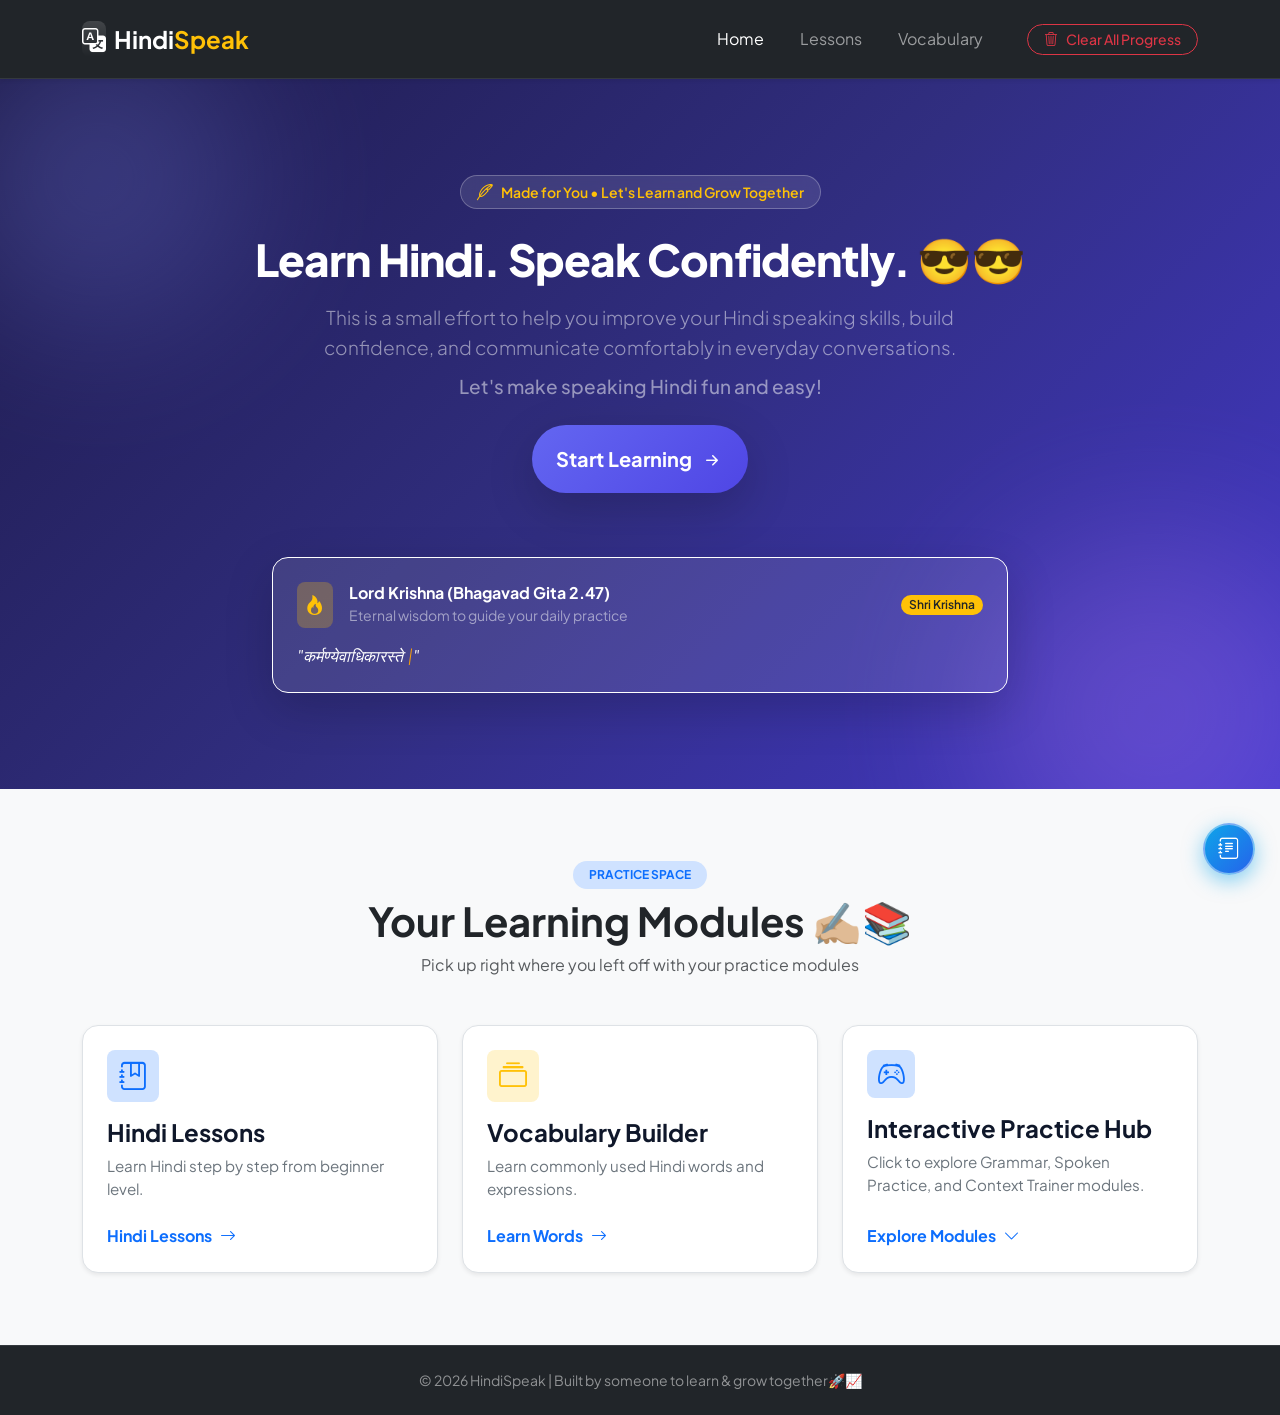
<file: index.html>
<!DOCTYPE html>
<html lang="en">

<head>
    <meta charset="UTF-8">
    <meta name="viewport" content="width=device-width, initial-scale=1.0">

    <title>HindiSpeak | Learn Spoken Hindi</title>

    <!-- Google Fonts -->
    <link rel="preconnect" href="https://fonts.googleapis.com">
    <link rel="preconnect" href="https://fonts.gstatic.com" crossorigin>
    <link href="https://fonts.googleapis.com/css2?family=Plus+Jakarta+Sans:wght@400;500;600;700;800&display=swap"
        rel="stylesheet">

    <!-- Bootstrap Icons -->
    <link rel="stylesheet" href="https://cdn.jsdelivr.net/npm/bootstrap-icons@1.11.3/font/bootstrap-icons.min.css">

    <!-- Bootstrap CSS -->
    <link href="https://cdn.jsdelivr.net/npm/bootstrap@5.3.3/dist/css/bootstrap.min.css" rel="stylesheet">

    <!-- Custom CSS -->
    <link rel="stylesheet" href="css/style.css">
</head>

<body>

    <!-- Navigation Bar -->
    <nav
        class="navbar navbar-expand-lg navbar-dark bg-dark sticky-top shadow-sm border-bottom border-secondary border-opacity-25 py-3">
        <div class="container">

            <a class="navbar-brand fw-bold fs-4 d-flex align-items-center gap-2" href="index.html">
                <span
                    class="brand-icon d-inline-flex align-items-center justify-content-center rounded-3 bg-gradient text-white">
                    <i class="bi bi-translate"></i>
                </span>
                <span class="brand-text">Hindi<span class="text-warning">Speak</span></span>
            </a>

            <button class="navbar-toggler border-0 shadow-none" type="button" data-bs-toggle="collapse"
                data-bs-target="#mainNavbar" aria-controls="mainNavbar" aria-expanded="false"
                aria-label="Toggle navigation">
                <span class="navbar-toggler-icon"></span>
            </button>

            <div class="collapse navbar-collapse" id="mainNavbar">

                <ul class="navbar-nav ms-auto align-items-lg-center gap-lg-1">

                    <li class="nav-item">
                        <a class="nav-link active px-3" href="index.html">
                            <i class="bi bi-house-door me-1 d-lg-none"></i>Home
                        </a>
                    </li>

                    <li class="nav-item">
                        <a class="nav-link px-3" href="pages/lessons.html">
                            <i class="bi bi-book me-1 d-lg-none"></i>Lessons
                        </a>
                    </li>


                    <!-- <li class="nav-item">
                        <a class="nav-link px-3" href="pages/conversation.html">
                            Conversation
                        </a>
                    </li> -->

                    <li class="nav-item">
                        <a class="nav-link px-3" href="pages/vocabulary.html">
                            <i class="bi bi-fonts me-1 d-lg-none"></i>Vocabulary
                        </a>
                    </li>

                    <!-- <li class="nav-item">
                        <a class="nav-link px-3" href="pages/grammar.html">
                            <i class="bi bi-journal-check me-1 d-lg-none"></i>Grammar
                        </a>
                    </li> -->

                    <!-- <li class="nav-item">
                        <a class="nav-link px-3" href="pages/quiz.html">Quiz</a>
                    </li> -->

                    <li class="nav-item ms-lg-2 mt-2 mt-lg-0">
                        <button
                            class="btn btn-outline-danger btn-sm ms-lg-3 py-1 px-3 rounded-pill fw-medium d-inline-flex align-items-center gap-2 transition-all"
                            type="button" onclick="clearHindiSpeakStorage()">
                            <i class="bi bi-trash3"></i>
                            Clear All Progress
                        </button>
                    </li>

                </ul>

            </div>
        </div>
    </nav>


    <!-- Welcome Section -->
    <section class="hero-section text-white py-5 position-relative overflow-hidden">
        <div class="hero-bg-shapes">
            <div class="shape shape-1"></div>
            <div class="shape shape-2"></div>
        </div>

        <div class="container text-center py-5 position-relative z-1">

            <div
                class="d-inline-flex align-items-center gap-2 px-3 py-1 rounded-pill bg-white bg-opacity-10 border border-white border-opacity-25 text-warning mb-4 hero-badge">
                <i class="bi bi-feather"></i>
                <span class="small fw-semibold">Made for You • Let's Learn and Grow Together</span>
            </div>

            <h1 class="display-4 fw-extrabold mb-3 text-balance">
                Learn Hindi. Speak Confidently. <span class="emoji-bounce d-inline-block">😎😎</span>
            </h1>

            <p class="mt-3 lead text-white-50 mx-auto" style="max-width: 710px; line-height: 1.6;">
                This is a small effort to help you improve your Hindi speaking skills, build confidence, and communicate
                comfortably in everyday conversations.
                <span class="d-block mt-2 text-white-50 fw-medium">Let's make speaking Hindi fun and easy!</span>
            </p>

            <div class="d-flex flex-wrap justify-content-center gap-3 mt-4">
                <a href="pages/lessons.html"
                    class="btn btn-primary btn-lg px-4 py-3 rounded-pill fw-bold shadow-lg d-inline-flex align-items-center gap-2 border-0 hero-btn">
                    <span>Start Learning</span>
                    <i class="bi bi-arrow-right-short fs-4"></i>
                </a>
            </div>

            <!-- Shiva & Krishna Wisdom Speech Card with Typewriter Effect -->
            <div class="row justify-content-center mt-5 pt-3">
                <div class="col-11 col-md-10 col-lg-8">
                    <div
                        class="p-4 rounded-4 bg-white bg-opacity-10 backdrop-blur border border-white border-opacity-15 text-start shadow-lg">
                        <div class="d-flex align-items-center justify-content-between mb-3">
                            <div class="d-flex align-items-center gap-3">
                                <span class="p-2 rounded-3 bg-warning bg-opacity-25 text-warning">
                                    <i class="bi bi-fire fs-5"></i>
                                </span>
                                <div>
                                    <h6 class="mb-0 fw-bold text-white" id="speaker-title">Divine Inspiration</h6>
                                    <small class="text-white-50" id="speaker-sub">Eternal wisdom to guide your daily
                                        practice</small>
                                </div>
                            </div>
                            <span class="badge bg-warning text-dark fw-semibold px-2 py-1 rounded-pill small"
                                id="speaker-tag">Mahadev & Krishna</span>
                        </div>
                        <blockquote class="mb-0 mt-3 text-white fst-italic fs-6 min-h-quote">
                            "<span id="typewriter-quote"></span><span class="typewriter-cursor">|</span>"
                        </blockquote>
                    </div>
                </div>
            </div>

        </div>
    </section>


    <!-- Learning Modules -->
    <section class="container my-5 py-4">

        <div class="text-center mb-5">
            <span
                class="badge bg-primary-subtle text-primary fw-bold px-3 py-2 rounded-pill text-uppercase tracking-wider">Practice
                Space</span>
            <h2 class="text-center mb-2 mt-2 fw-bold display-6">Your Learning Modules ✍🏼📚</h2>
            <p class="text-muted">Pick up right where you left off with your practice modules</p>
        </div>

        <div class="row g-4">

            <div class="col-md-6 col-lg-4">
                <div
                    class="module-card h-100 p-4 rounded-4 bg-white shadow-sm border transition-all position-relative overflow-hidden d-flex flex-column justify-content-between">
                    <div
                        class="card-icon-wrapper mb-3 text-primary bg-primary-subtle rounded-3 d-inline-flex align-items-center justify-content-center">
                        <i class="bi bi-journal-bookmark fs-3"></i>
                    </div>
                    <div>
                        <h4 class="fw-bold mb-2">Hindi Lessons</h4>
                        <p class="text-secondary mb-4">Learn Hindi step by step from beginner level.</p>
                    </div>
                    <a href="pages/lessons.html"
                        class="module-link fw-bold text-decoration-none d-inline-flex align-items-center gap-2 mt-auto stretched-link">
                        <span>Hindi Lessons</span>
                        <i class="bi bi-arrow-right"></i>
                    </a>
                </div>
            </div>

            <!-- <div class="col-md-6 col-lg-4">
                <div class="module-card h-100 p-4 rounded-4 bg-white shadow-sm border transition-all position-relative overflow-hidden d-flex flex-column justify-content-between">
                    <div class="card-icon-wrapper mb-3 text-success bg-success-subtle rounded-3 d-inline-flex align-items-center justify-content-center">
                        <i class="bi bi-chat-quote fs-3"></i>
                    </div>
                    <div>
                        <h4 class="fw-bold mb-2">Conversation Practice</h4>
                        <p class="text-secondary mb-4">Practise everyday Hindi conversations and speak with AI.</p>
                    </div>
                    <a href="pages/live-speaking.html" class="module-link fw-bold text-decoration-none d-inline-flex align-items-center gap-2 mt-auto">
                        <span>Start Conversation</span>
                        <i class="bi bi-arrow-right"></i>
                    </a>
                </div>
            </div> -->

            <div class="col-md-6 col-lg-4">
                <div
                    class="module-card h-100 p-4 rounded-4 bg-white shadow-sm border transition-all position-relative overflow-hidden d-flex flex-column justify-content-between">
                    <div
                        class="card-icon-wrapper mb-3 text-warning bg-warning-subtle rounded-3 d-inline-flex align-items-center justify-content-center">
                        <i class="bi bi-collection fs-3"></i>
                    </div>
                    <div>
                        <h4 class="fw-bold mb-2">Vocabulary Builder</h4>
                        <p class="text-secondary mb-4">Learn commonly used Hindi words and expressions.</p>
                    </div>
                    <a href="pages/vocabulary.html"
                        class="module-link fw-bold text-decoration-none d-inline-flex align-items-center gap-2 mt-auto stretched-link">
                        <span>Learn Words</span>
                        <i class="bi bi-arrow-right"></i>
                    </a>
                </div>
            </div>

            <!-- Interactive Practice Hub (Single Collapsible Card) -->
            <div class="col-md-6 col-lg-4">
                <div class="module-card h-100 p-4 rounded-4 bg-white shadow-sm border transition-all position-relative overflow-hidden d-flex flex-column justify-content-between"
                    style="cursor: pointer;" data-bs-toggle="collapse" data-bs-target="#practiceModulesContainer"
                    aria-expanded="false" aria-controls="practiceModulesContainer"
                    onclick="togglePracticeChevron(this)">

                    <!-- Icon Wrapper (Matching your Vocabulary Builder style) -->
                    <div class="card-icon-wrapper mb-3 text-primary bg-primary-subtle rounded-3 d-inline-flex align-items-center justify-content-center"
                        style="width: 48px; height: 48px;">
                        <i class="bi bi-controller fs-3"></i>
                    </div>

                    <div>
                        <h4 class="fw-bold mb-2">Interactive Practice Hub</h4>
                        <p class="text-secondary mb-4">Click to explore Grammar, Spoken Practice, and Context Trainer
                            modules.</p>
                    </div>

                    <!-- Action Link with Toggle Arrow -->
                    <div
                        class="module-link fw-bold text-decoration-none d-inline-flex align-items-center gap-2 mt-auto text-primary">
                        <span>Explore Modules</span>
                        <i id="practiceChevron" class="bi bi-chevron-down"></i>
                    </div>
                </div>
            </div>

            <!-- Collapsible Container holding the 3 Modules (Place this right below your grid row) -->
            <div class="collapse mt-3 mb-4" id="practiceModulesContainer">
                <div class="card p-4 p-md-5 rounded-4 shadow-sm border bg-light">
                    <h4 class="fw-bolder text-dark mb-4"><i class="bi bi-grid-fill text-primary me-2"></i> Choose a
                        Practice Module</h4>
                    <div class="row g-4">

                        <!-- 1. Grammar Practice -->
                        <div class="col-md-4">
                            <div class="card p-4 rounded-4 shadow-sm border h-100 bg-white position-relative">
                                <!-- Added position-relative -->
                                <div class="mb-3 d-inline-flex align-items-center justify-content-center rounded-3 bg-primary-subtle text-primary"
                                    style="width: 44px; height: 44px;">
                                    <i class="bi bi-grid-3x3 fs-5"></i>
                                </div>
                                <h5 class="fw-bold text-dark mb-2">Grammar Practice</h5>
                                <p class="text-muted small mb-4">Understand basic Hindi grammar rules with interactive
                                    examples.</p>
                                <div class="mt-auto">
                                    <a href="pages/grammar.html"
                                        class="text-primary fw-bold text-decoration-none d-inline-flex align-items-center gap-1 stretched-link">
                                        <!-- Added stretched-link -->
                                        Explore Grammar <i class="bi bi-arrow-right"></i>
                                    </a>
                                </div>
                            </div>
                        </div>

                        <!-- 2. Spoken Practice -->
                        <div class="col-md-4">
                            <div class="card p-4 rounded-4 shadow-sm border h-100 bg-white position-relative">
                                <div class="mb-3 d-inline-flex align-items-center justify-content-center rounded-3 bg-danger-subtle text-danger"
                                    style="width: 44px; height: 44px;">
                                    <i class="bi bi-mic fs-5"></i>
                                </div>
                                <h5 class="fw-bold text-dark mb-2">Spoken Practice</h5>
                                <p class="text-muted small mb-4">Practice speaking Hindi sentences out loud and test
                                    pronunciation.</p>
                                <div class="mt-auto">
                                    <a href="pages/speech-practice.html"
                                        class="text-primary fw-bold text-decoration-none d-inline-flex align-items-center gap-1 stretched-link ">
                                        Start Speaking <i class="bi bi-arrow-right"></i>
                                    </a>
                                </div>
                            </div>
                        </div>

                        <!-- 3. Context Trainer -->
                        <div class="col-md-4">
                            <div class="card p-4 rounded-4 shadow-sm border h-100 bg-white position-relative">
                                <div class="mb-3 d-inline-flex align-items-center justify-content-center rounded-3 bg-warning-subtle text-warning"
                                    style="width: 44px; height: 44px;">
                                    <i class="bi bi-lightbulb fs-5"></i>
                                </div>
                                <h5 class="fw-bold text-dark mb-2">Context Learning</h5>
                                <p class="text-muted small mb-4">Test your situational awareness and dialogue
                                    comprehension.</p>
                                <div class="mt-auto">
                                    <a href="pages/context-quiz.html"
                                        class="text-primary fw-bold text-decoration-none d-inline-flex align-items-center gap-1 stretched-link">
                                        Start Training <i class="bi bi-arrow-right"></i>
                                    </a>
                                </div>
                            </div>
                        </div>

                    </div>
                </div>
            </div>

            <!-- <div class="col-md-6 col-lg-4">
                <div
                    class="module-card h-100 p-4 rounded-4 bg-white shadow-sm border transition-all position-relative overflow-hidden d-flex flex-column justify-content-between">
                    <div
                        class="card-icon-wrapper mb-3 text-purple bg-purple-subtle rounded-3 d-inline-flex align-items-center justify-content-center">
                        <i class="bi bi-bounding-box-circles fs-3"></i>
                    </div>
                    <div>
                        <h4 class="fw-bold mb-2">Grammar Practice</h4>
                        <p class="text-secondary mb-4">Understand basic Hindi grammar with simple examples.</p>
                    </div>
                    <a href="pages/grammar.html"
                        class="module-link fw-bold text-decoration-none d-inline-flex align-items-center gap-2 mt-auto stretched-link">
                        <span>Explore Grammar</span>
                        <i class="bi bi-arrow-right"></i>
                    </a>
                </div>
            </div>

            <div class="col-md-6 col-lg-4">
                <div
                    class="module-card h-100 p-4 rounded-4 bg-white shadow-sm border transition-all position-relative overflow-hidden d-flex flex-column justify-content-between">
                    <div class="card-icon-wrapper mb-3 text-danger bg-danger-subtle rounded-3 d-inline-flex align-items-center justify-content-center"
                        style="width: 52px; height: 52px;">
                        <i class="bi bi-mic-fill fs-3"></i>
                    </div>
                    <div>
                        <h4 class="fw-bold mb-2">Spoken Practice</h4>
                        <p class="text-secondary mb-4">Practice speaking Hindi sentences out loud and test your
                            pronunciation accuracy.</p>
                    </div>
                    <a href="pages/speech-practice.html"
                        class="module-link fw-bold text-decoration-none d-inline-flex align-items-center gap-2 mt-auto stretched-link">
                        <span>Start Speaking</span>
                        <i class="bi bi-arrow-right"></i>
                    </a>
                </div>
            </div>

            <div class="col-md-6 col-lg-4">
                <div
                    class="module-card h-100 p-4 rounded-4 bg-white shadow-sm border transition-all position-relative overflow-hidden d-flex flex-column justify-content-between">
                    <div class="card-icon-wrapper mb-3 text-warning bg-warning-subtle rounded-3 d-inline-flex align-items-center justify-content-center"
                        style="width: 52px; height: 52px;">
                        <i class="bi bi-lightbulb-fill fs-3"></i>
                    </div>
                    <div>
                        <h4 class="fw-bold mb-2">Context Trainer</h4>
                        <p class="text-secondary mb-4">Test your situational awareness and learn when to apply specific
                            Hindi phrases.</p>
                    </div>
                    <a href="pages/context-quiz.html"
                        class="module-link fw-bold text-decoration-none d-inline-flex align-items-center gap-2 mt-auto stretched-link">
                        <span>Start Training</span>
                        <i class="bi bi-arrow-right"></i>
                    </a>
                </div>
            </div> -->

            <!-- <div class="col-md-6 col-lg-4">
                <div class="module-card h-100 p-4 rounded-4 bg-white shadow-sm border transition-all position-relative overflow-hidden d-flex flex-column justify-content-between">
                    <div class="card-icon-wrapper mb-3 text-danger bg-danger-subtle rounded-3 d-inline-flex align-items-center justify-content-center">
                        <i class="bi bi-patch-question fs-3"></i>
                    </div>
                    <div>
                        <h4 class="fw-bold mb-2">Quiz Practice</h4>
                        <p class="text-secondary mb-4">Test your Hindi knowledge through interactive quizzes.</p>
                    </div>
                    <a href="pages/quiz.html" class="module-link fw-bold text-decoration-none d-inline-flex align-items-center gap-2 mt-auto">
                        <span>Take a Quiz</span>
                        <i class="bi bi-arrow-right"></i>
                    </a>
                </div>
            </div> -->

        </div>

    </section>


    <!-- Footer -->
    <footer class="text-center py-4 bg-dark text-white-50 border-top border-secondary border-opacity-25 mt-5">
        <div class="container">
            <p class="mb-0 small">© 2026 HindiSpeak | Built by someone to learn & grow together<span
                    class="opacity-100 text-white">🚀📈</span></p>
        </div>
    </footer>

    <script>
        function togglePracticeChevron(headerEl) {
            const chevron = document.getElementById('practiceChevron');
            const isExpanded = headerEl.getAttribute('aria-expanded') === 'true';

            if (isExpanded) {
                chevron.classList.remove('bi-chevron-down');
                chevron.classList.add('bi-chevron-up');
            } else {
                chevron.classList.remove('bi-chevron-up');
                chevron.classList.add('bi-chevron-down');
            }
        }
    </script>
    <!-- Typewriter Effect Script for Lord Shiva & Krishna Speeches -->
    <script>
        const wisdomSpeeches = [
            // ==========================================
            // 1. LORD KRISHNA - BHAGAVAD GITA
            // ==========================================
            {
                title: "Lord Krishna (Bhagavad Gita 2.47)",
                tag: "Shri Krishna",
                text: "कर्मण्येवाधिकारस्ते मा फलेषु कदाचन। Focus on your daily practice and effort without worrying about immediate perfection; persistence always leads to mastery."
            },
            {
                title: "Lord Krishna on Knowledge (Bhagavad Gita 4.38)",
                tag: "Shri Krishna",
                text: "न हि ज्ञानेन सदृशं पवित्रमिह विद्यते। There is nothing as purifying and liberating as acquiring true knowledge. Learn together and grow together."
            },
            {
                title: "Lord Krishna on Mind Control (Bhagavad Gita 6.6)",
                tag: "Shri Krishna",
                text: "बन्धुरात्मात्मनस्तस्य येनैवात्मात्मना जितः। For one who has conquered the mind, it becomes the best of friends; but for one who fails to do so, the mind remains the greatest enemy."
            },
            {
                title: "Lord Krishna on Self-Improvement (Bhagavad Gita 6.5)",
                tag: "Shri Krishna",
                text: "उद्धरेदात्मनात्मानं नात्मानमवसादयेत्। Elevate yourself through your own efforts and never allow yourself to fall into discouragement. Become your own greatest supporter."
            },
            {
                title: "Lord Krishna on Equanimity (Bhagavad Gita 2.48)",
                tag: "Shri Krishna",
                text: "समत्वं योग उच्यते। True balance means remaining steady in both success and failure. Do your work with dedication while maintaining inner peace."
            },
            {
                title: "Lord Krishna on Discipline (Bhagavad Gita 6.17)",
                tag: "Shri Krishna",
                text: "युक्ताहारविहारस्य युक्तचेष्टस्य कर्मसु। A balanced life with proper habits, disciplined actions, and sufficient rest creates the foundation for lasting happiness and success."
            },
            {
                title: "Lord Krishna on Courage (Bhagavad Gita 2.3)",
                tag: "Shri Krishna",
                text: "क्लैब्यं मा स्म गमः पार्थ। Do not surrender to weakness when challenges arise. Stand up with courage, believe in yourself, and face difficulties with determination."
            },
            {
                title: "Lord Krishna on Inner Peace (Bhagavad Gita 2.70)",
                tag: "Shri Krishna",
                text: "आपूर्यमाणमचलप्रतिष्ठं समुद्रमापः प्रविशन्ति यद्वत्। Just as the ocean remains steady despite rivers flowing into it, remain peaceful even when desires and challenges surround you."
            },
            {
                title: "Lord Krishna on Faith (Bhagavad Gita 17.3)",
                tag: "Shri Krishna",
                text: "श्रद्धामयोऽयं पुरुषो यो यच्छ्रद्धः स एव सः। A person's character reflects their deepest beliefs. Develop faith in your abilities and let your actions reflect your values."
            },
            {
                title: "Lord Krishna on Devotion (Bhagavad Gita 12.13)",
                tag: "Shri Krishna",
                text: "अद्वेष्टा सर्वभूतानां मैत्रः करुण एव च। Be free from hatred, show kindness to everyone, and cultivate compassion. A peaceful heart is one of the greatest forms of strength."
            },

            // ==========================================
            // 2. LORD SHIVA - DISCIPLINE AND STRENGTH
            // ==========================================
            {
                title: "Lord Shiva on Patience",
                tag: "Lord Shiva",
                text: "धैर्य और तप ही सच्ची शक्ति हैं। Patience and focused discipline transform the toughest challenges into manageable steps. Keep moving forward with determination."
            },
            {
                title: "Lord Shiva on Transformation",
                tag: "Lord Shiva",
                text: "परिवर्तन ही जीवन का सत्य है। Change is an essential part of life. Let go of what holds you back and embrace the opportunity to become a better version of yourself."
            },
            {
                title: "Lord Shiva on Meditation",
                tag: "Lord Shiva",
                text: "मौन में ही मन की शांति है। In silence, the mind discovers clarity. Take time to pause, reflect, and reconnect with your inner strength."
            },
            {
                title: "Lord Shiva on Self-Control",
                tag: "Lord Shiva",
                text: "जो स्वयं पर विजय प्राप्त करता है, वही सच्चा विजेता है। The greatest victory is mastering your own thoughts, emotions, and actions. Control yourself before trying to control the world."
            },
            {
                title: "Lord Shiva on Fearlessness",
                tag: "Lord Shiva",
                text: "निर्भयता ही आत्मबल की पहचान है। Fear loses its power when you face it with awareness and courage. Trust your inner strength and move forward."
            },

            // ==========================================
            // 3. LORD RAMA - DUTY AND CHARACTER
            // ==========================================
            {
                title: "Lord Rama on Duty",
                tag: "Shri Rama",
                text: "धर्म ही जीवन का आधार है। Follow the path of righteousness even when it is difficult. Your principles define your character more than your achievements."
            },
            {
                title: "Lord Rama on Respect",
                tag: "Shri Rama",
                text: "जननी जन्मभूमिश्च स्वर्गादपि गरीयसी। Respect your mother, your homeland, and your roots. Gratitude and responsibility are essential qualities of a noble character."
            },
            {
                title: "Lord Rama on Truth",
                tag: "Shri Rama",
                text: "सत्य ही सबसे बड़ा धर्म है। Speak the truth and remain honest in your actions. Integrity creates trust, and trust builds lasting relationships."
            },
            {
                title: "Lord Rama on Leadership",
                tag: "Shri Rama",
                text: "श्रेष्ठ नेतृत्व सेवा से जन्म लेता है। A true leader serves others with humility, fairness, and responsibility. Leadership is not about power but about setting the right example."
            },
            {
                title: "Lord Rama on Responsibility",
                tag: "Shri Rama",
                text: "कर्तव्य का पालन ही सच्ची महानता है। Fulfill your responsibilities with sincerity. A person's greatness is reflected in how faithfully they perform their duties."
            },

            // ==========================================
            // 4. SWAMI VIVEKANANDA - COURAGE AND SUCCESS
            // ==========================================
            {
                title: "Swami Vivekananda on Courage",
                tag: "Swami Vivekananda",
                text: "उत्तिष्ठत जाग्रत प्राप्य वरान्निबोधत। Arise, awake, and stop not till the goal is reached. Believe in your infinite potential and work continuously toward your dreams."
            },
            {
                title: "Swami Vivekananda on Self-Belief",
                tag: "Swami Vivekananda",
                text: "आत्मविश्वास ही सफलता की पहली सीढ़ी है। Believe in yourself before expecting the world to believe in you. Confidence grows when you take action despite uncertainty."
            },
            {
                title: "Swami Vivekananda on Strength",
                tag: "Swami Vivekananda",
                text: "शक्ति ही जीवन है, कमजोरी मृत्यु है। Strength gives you the courage to face difficulties. Develop physical, mental, and spiritual strength through consistent effort."
            },
            {
                title: "Swami Vivekananda on Learning",
                tag: "Swami Vivekananda",
                text: "शिक्षा मनुष्य में निहित पूर्णता की अभिव्यक्ति है। Education brings out the potential already present within you. Learn not only to gain information but also to develop wisdom and character."
            },
            {
                title: "Swami Vivekananda on Service",
                tag: "Swami Vivekananda",
                text: "जीव सेवा ही शिव सेवा है। Serving humanity with kindness and sincerity is a meaningful way to serve the divine. Make your knowledge and abilities useful to others."
            },

            // ==========================================
            // 5. CHANAKYA - STRATEGY AND WISDOM
            // ==========================================
            {
                title: "Chanakya Niti on Continuous Effort",
                tag: "Chanakya",
                text: "अभ्यासाद् धार्यते विद्या। Knowledge and skills become stronger through regular practice. Consistency and discipline help you achieve what talent alone cannot."
            },
            {
                title: "Chanakya Niti on Preparation",
                tag: "Chanakya",
                text: "संकट आने से पहले तैयारी करो। Prepare yourself before difficulties arrive. Planning, awareness, and discipline help you handle unexpected challenges with confidence."
            },
            {
                title: "Chanakya Niti on Wisdom",
                tag: "Chanakya",
                text: "बुद्धिमान व्यक्ति अनुभव से सीखता है। A wise person learns from both success and failure. Every experience offers an opportunity to improve your judgment."
            },
            {
                title: "Chanakya Niti on Time",
                tag: "Chanakya",
                text: "समय का सदुपयोग ही सफलता का मार्ग है। Time is valuable and cannot be recovered once lost. Use each day wisely and focus on activities that improve your future."
            },
            {
                title: "Chanakya Niti on Good Company",
                tag: "Chanakya",
                text: "संगति का प्रभाव जीवन पर पड़ता है। The people around you influence your thoughts and habits. Choose company that encourages honesty, discipline, learning, and growth."
            },

            // ==========================================
            // 6. SANT KABIR - SIMPLICITY AND ACTION
            // ==========================================
            {
                title: "Sant Kabir on Daily Action",
                tag: "Sant Kabir",
                text: "काल करे सो आज कर, आज करे सो अब। Do today what you plan for tomorrow, and do now what you plan for today. Small actions taken immediately prevent unnecessary delays."
            },
            {
                title: "Sant Kabir on Humility",
                tag: "Sant Kabir",
                text: "ऐसी वाणी बोलिए, मन का आपा खोय। Speak with humility and kindness. Words that bring peace and understanding are more valuable than words that create unnecessary conflict."
            },
            {
                title: "Sant Kabir on Inner Wisdom",
                tag: "Sant Kabir",
                text: "बुरा जो देखन मैं चला, बुरा न मिलिया कोय। Before judging others, examine your own thoughts and actions. Self-awareness is the beginning of personal improvement."
            },
            {
                title: "Sant Kabir on Patience",
                tag: "Sant Kabir",
                text: "धीरे धीरे रे मना, धीरे सब कुछ होय। Meaningful growth takes time. Be patient with yourself, continue your efforts, and allow your progress to develop naturally."
            },
            {
                title: "Sant Kabir on Love",
                tag: "Sant Kabir",
                text: "प्रेम से बड़ा कोई ज्ञान नहीं। Love, compassion, and understanding bring people closer. Treat others with respect and create relationships built on kindness."
            },

            // ==========================================
            // 7. GAUTAMA BUDDHA - PEACE AND MINDFULNESS
            // ==========================================
            {
                title: "Lord Buddha on Mindset",
                tag: "Gautama Buddha",
                text: "मनोपुब्बङ्गमा धम्मा मनोसेट्ठा मनोमया। The mind influences our experiences and actions. Cultivate awareness, discipline, and positive intentions to build a peaceful life."
            },
            {
                title: "Lord Buddha on Anger",
                tag: "Gautama Buddha",
                text: "क्रोध को क्रोध से नहीं, प्रेम से शांत किया जाता है। Respond to anger with patience and understanding. A calm response can prevent a temporary emotion from becoming a lasting problem."
            },
            {
                title: "Lord Buddha on the Present",
                tag: "Gautama Buddha",
                text: "वर्तमान क्षण ही जीवन का वास्तविक अवसर है। The present moment is where meaningful action happens. Learn from the past, prepare for the future, but give your attention to what you can do now."
            },
            {
                title: "Lord Buddha on Happiness",
                tag: "Gautama Buddha",
                text: "सच्चा सुख भीतर से उत्पन्न होता है। Lasting happiness comes from a peaceful mind, gratitude, and meaningful actions. Do not depend entirely on external circumstances for your peace."
            },
            {
                title: "Lord Buddha on Letting Go",
                tag: "Gautama Buddha",
                text: "जो छोड़ना सीखता है, वही शांति पाता है। Release unnecessary worries, resentment, and attachment. Letting go creates space for clarity, peace, and personal growth."
            },

            // ==========================================
            // 8. SANSKRIT SUBHASHITAS - UNIVERSAL WISDOM
            // ==========================================
            {
                title: "Sanskrit Subhashita on Perseverance",
                tag: "Sanskrit Wisdom",
                text: "उद्यमेन हि सिध्यन्ति कार्याणि न मनोरथैः। Success comes through effort, not merely through wishes. Take practical action and turn your dreams into achievable goals."
            },
            {
                title: "Sanskrit Subhashita on Knowledge",
                tag: "Sanskrit Wisdom",
                text: "विद्या ददाति विनयं विनयाद् याति पात्रताम्। Knowledge develops humility, and humility builds worthiness. True education makes you wiser, kinder, and more responsible."
            },
            {
                title: "Sanskrit Subhashita on Unity",
                tag: "Sanskrit Wisdom",
                text: "संगच्छध्वं संवदध्वं सं वो मनांसि जानताम्। Walk together, communicate together, and develop mutual understanding. Unity and cooperation make collective progress possible."
            },
            {
                title: "Sanskrit Subhashita on Truth",
                tag: "Sanskrit Wisdom",
                text: "सत्यमेव जयते। Truth ultimately deserves our highest respect. Remain honest in your words and actions, even when honesty requires courage."
            },
            {
                title: "Sanskrit Subhashita on Giving",
                tag: "Sanskrit Wisdom",
                text: "परोपकाराय सतां विभूतयः। The abilities and resources of good people are used for the benefit of others. Share your knowledge, help those in need, and make a positive difference."
            },

            // ==========================================
            // 9. MAHARISHI PATANJALI - FOCUS AND DISCIPLINE
            // ==========================================
            {
                title: "Maharishi Patanjali on Focus",
                tag: "Yoga Sutras",
                text: "योगश्चित्तवृत्तिनिरोधः। Mastery begins when you quiet distractions and direct your attention toward a single task. Train your mind through consistent practice."
            },
            {
                title: "Maharishi Patanjali on Practice",
                tag: "Yoga Sutras",
                text: "स तु दीर्घकालनैरन्तर्यसत्कारासेवितो दृढभूमिः। Practice becomes firmly established when continued for a long time, without interruption, and with sincere dedication."
            },
            {
                title: "Maharishi Patanjali on Self-Discipline",
                tag: "Yoga Sutras",
                text: "तपः स्वाध्यायेश्वरप्रणिधानानि क्रियायोगः। Discipline, self-study, and dedication create a foundation for personal growth. Improve yourself through thoughtful practice and reflection."
            },

            // ==========================================
            // 10. SANT TULSIDAS - PATIENCE AND CHARACTER
            // ==========================================
            {
                title: "Sant Tulsidas on Patience",
                tag: "Sant Tulsidas",
                text: "धीरज धर्म मित्र अरु नारी। आपद काल परखीए चारी। Patience, principles, friendship, and relationships reveal their true value during difficult times. Challenges help us understand what matters most."
            },
            {
                title: "Sant Tulsidas on Good Character",
                tag: "Sant Tulsidas",
                text: "परहित सरिस धरम नहि भाई। Helping others is one of the noblest forms of righteousness. Be generous with your time, knowledge, and kindness."
            },
            {
                title: "Sant Tulsidas on Wisdom",
                tag: "Sant Tulsidas",
                text: "बिनु सत्संग विवेक न होई। Good company and meaningful conversations help develop wisdom. Surround yourself with people who inspire you to think clearly and act responsibly."
            },

            // ==========================================
            // 11. ADDITIONAL INSPIRATIONAL WISDOM
            // ==========================================
            {
                title: "Maharishi Valmiki on Transformation",
                tag: "Maharishi Valmiki",
                text: "परिवर्तन की शुरुआत स्वयं से होती है। Real transformation begins with self-awareness and sincere effort. Your past does not have to determine the person you become."
            },
            {
                title: "Maa Saraswati on Learning",
                tag: "Maa Saraswati",
                text: "ज्ञान ही जीवन का प्रकाश है। Knowledge illuminates the path toward understanding and wisdom. Keep learning with curiosity, humility, and dedication."
            },
            {
                title: "Maa Durga on Inner Strength",
                tag: "Maa Durga",
                text: "शक्ति तुम्हारे भीतर भी है। Recognize the courage and strength within yourself. Face challenges with confidence, determination, and a clear sense of purpose."
            },
            {
                title: "Maa Lakshmi on Gratitude",
                tag: "Maa Lakshmi",
                text: "कृतज्ञता से जीवन समृद्ध होता है। Appreciate what you have while continuing to work toward your goals. Gratitude brings contentment and helps you recognize the value of everyday blessings."
            },
            {
                title: "Lord Ganesha on New Beginnings",
                tag: "Lord Ganesha",
                text: "हर नई शुरुआत एक अवसर है। Every new beginning offers an opportunity to learn and improve. Approach challenges with patience, intelligence, and the courage to take the first step."
            },
            {
                title: "Lord Hanuman on Devotion",
                tag: "Lord Hanuman",
                text: "निष्ठा और समर्पण से असंभव भी संभव होता है। Dedication, faith, and sincere effort help overcome difficult obstacles. Stay committed to your responsibilities and never underestimate your potential."
            },
            {
                title: "Lord Hanuman on Fearlessness",
                tag: "Lord Hanuman",
                text: "साहस से कठिन मार्ग भी सरल हो जाता है। Courage does not mean the absence of fear. It means continuing to move forward with determination even when the path seems difficult."
            },
            {
                title: "Lord Krishna on Contentment (Bhagavad Gita 2.55)",
                tag: "Shri Krishna",
                text: "प्रजहाति यदा कामान् सर्वान् पार्थ मनोगतान्। True contentment comes when you reduce unnecessary desires and find peace within yourself. Continue your duties without becoming a prisoner of endless expectations."
            },
            {
                title: "Lord Krishna on Friendship (Bhagavad Gita 6.9)",
                tag: "Shri Krishna",
                text: "सुहृन्मित्रार्युदासीनमध्यस्थद्वेष्यबन्धुषु। Develop a balanced and respectful attitude toward friends, strangers, and even those who disagree with you. Wisdom helps you treat others with fairness."
            },
            {
                title: "Lord Krishna on Devotion (Bhagavad Gita 9.22)",
                tag: "Shri Krishna",
                text: "अनन्याश्चिन्तयन्तो मां ये जनाः पर्युपासते। Focus your heart and mind on what is meaningful. Faith, dedication, and sincere effort can help you remain steady through uncertainty."
            }
        ];

        let currentIndex = 0;
        let charIndex = 0;
        let isDeleting = false;
        const speed = 45;
        const delayBetweenQuotes = 3500;

        function typeWriterSpeech() {
            const currentItem = wisdomSpeeches[currentIndex];
            document.getElementById("speaker-title").textContent = currentItem.title;
            document.getElementById("speaker-tag").textContent = currentItem.tag;

            if (isDeleting) {
                document.getElementById("typewriter-quote").textContent = currentItem.text.substring(0, charIndex - 1);
                charIndex--;
                if (charIndex === 0) {
                    isDeleting = false;
                    currentIndex = (currentIndex + 1) % wisdomSpeeches.length;
                    setTimeout(typeWriterSpeech, 800);
                    return;
                }
            } else {
                document.getElementById("typewriter-quote").textContent = currentItem.text.substring(0, charIndex + 1);
                charIndex++;
                if (charIndex === currentItem.text.length) {
                    isDeleting = true;
                    setTimeout(typeWriterSpeech, delayBetweenQuotes);
                    return;
                }
            }
            setTimeout(typeWriterSpeech, isDeleting ? 25 : speed);
        }

        document.addEventListener("DOMContentLoaded", () => {
            setTimeout(typeWriterSpeech, 500);
        });
    </script>

    <!-- Bootstrap JavaScript -->
    <script src="https://cdn.jsdelivr.net/npm/bootstrap@5.3.3/dist/js/bootstrap.bundle.min.js"></script>

    <!-- Custom JavaScript -->
    <script src="js/app.js"></script>
    <script src="js/notepad.js"></script>

</body>

</html>
</file>
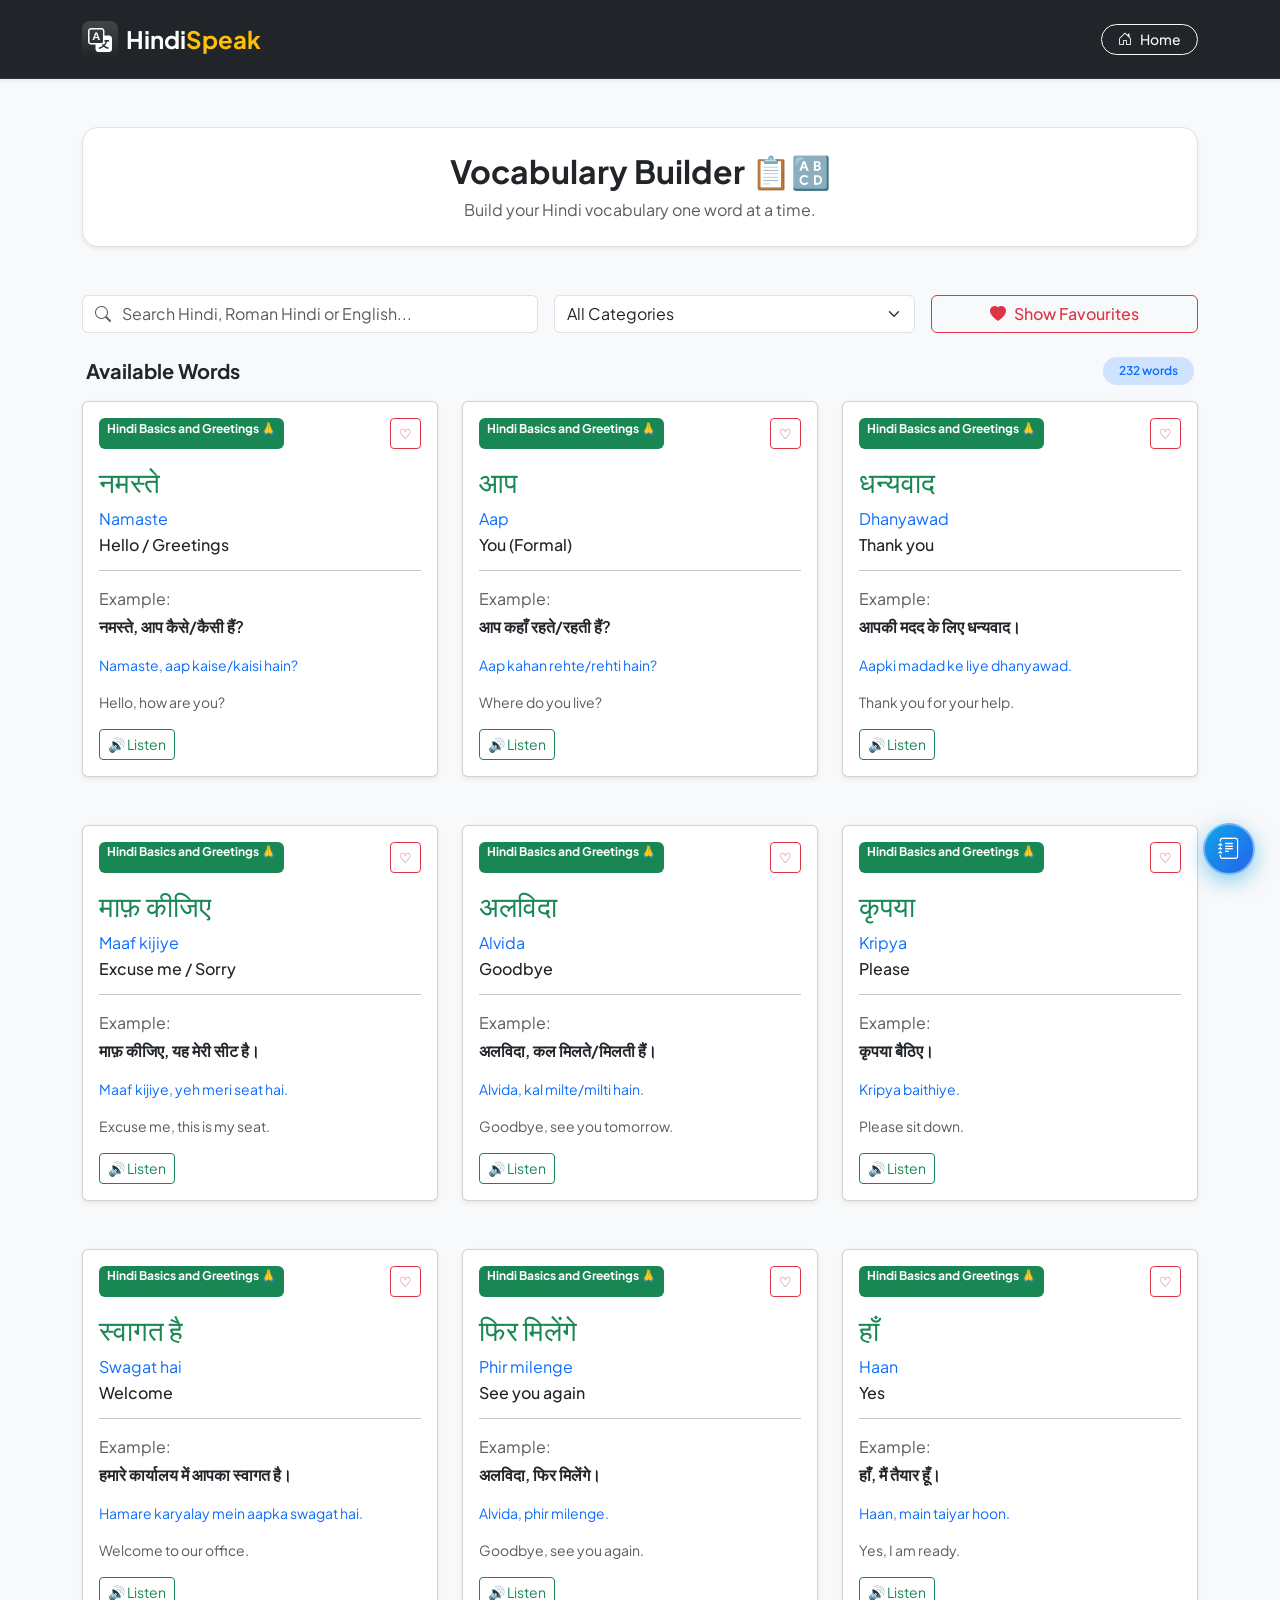
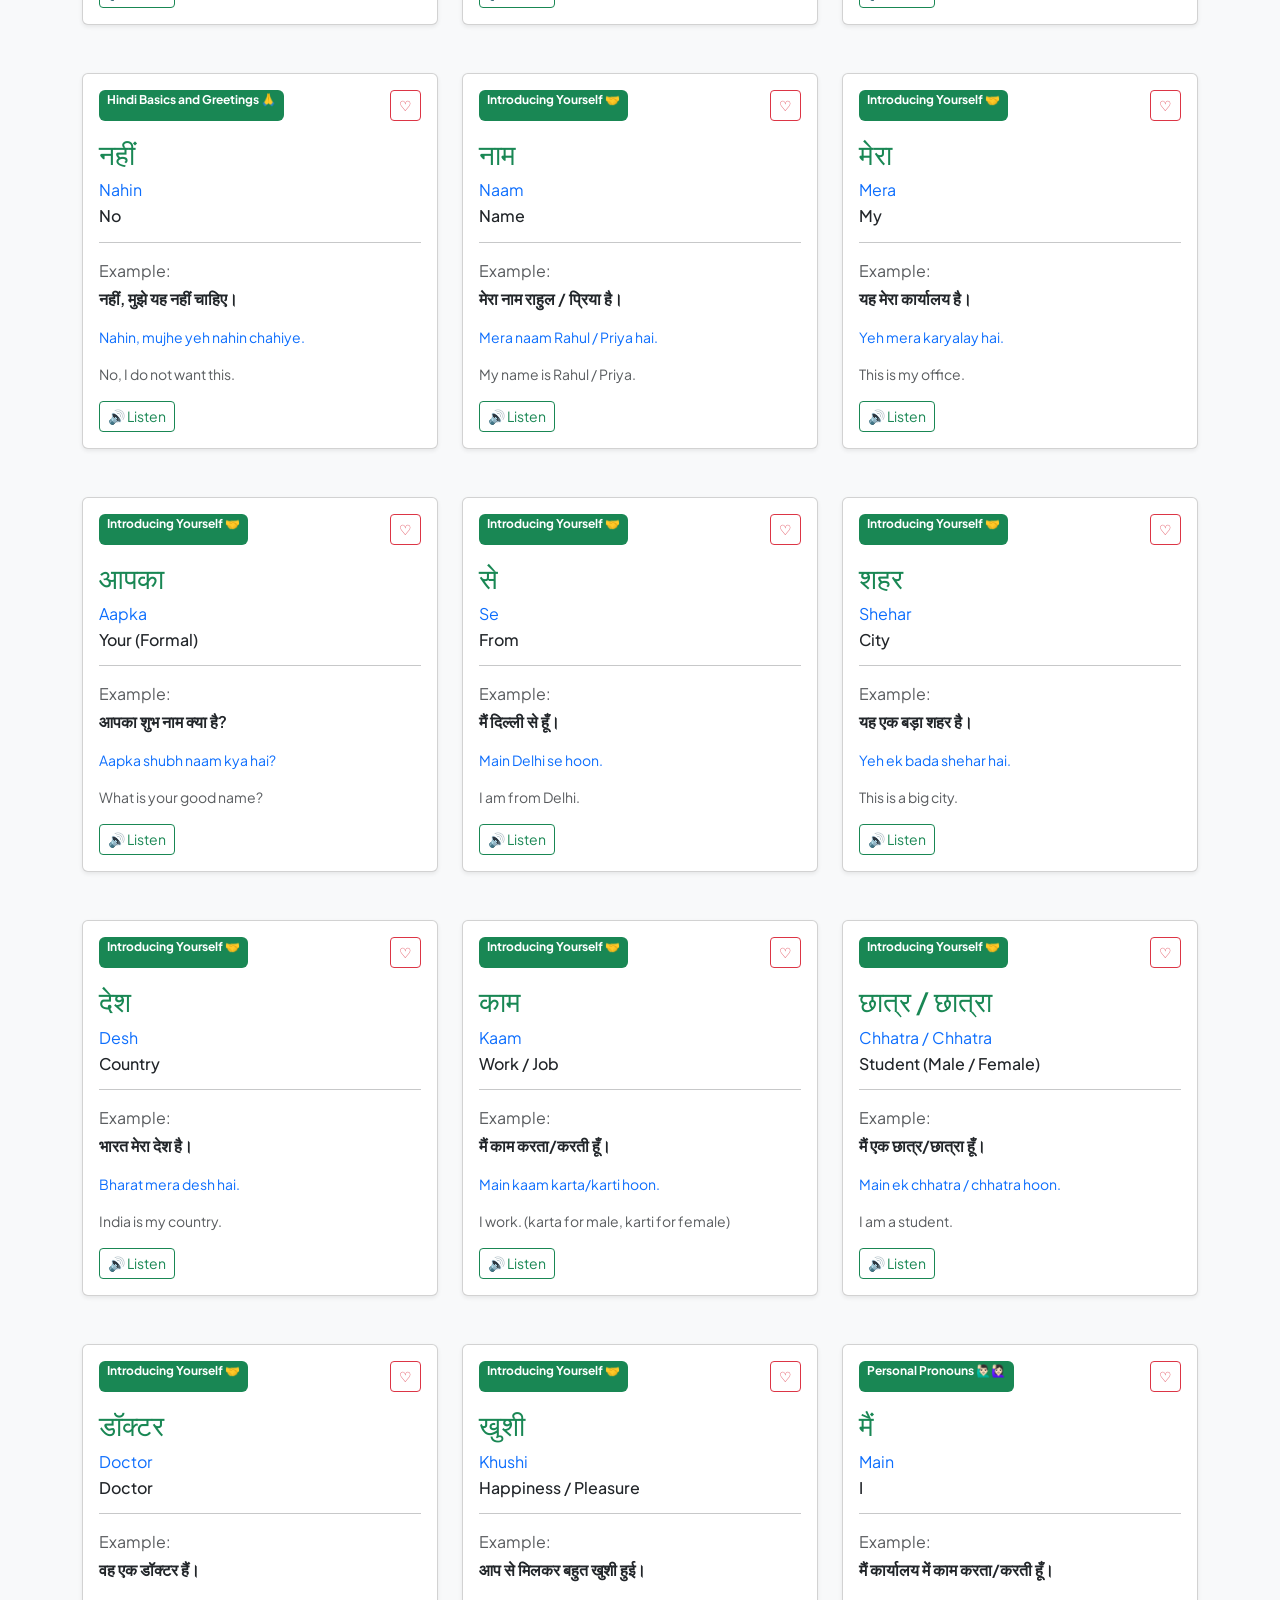
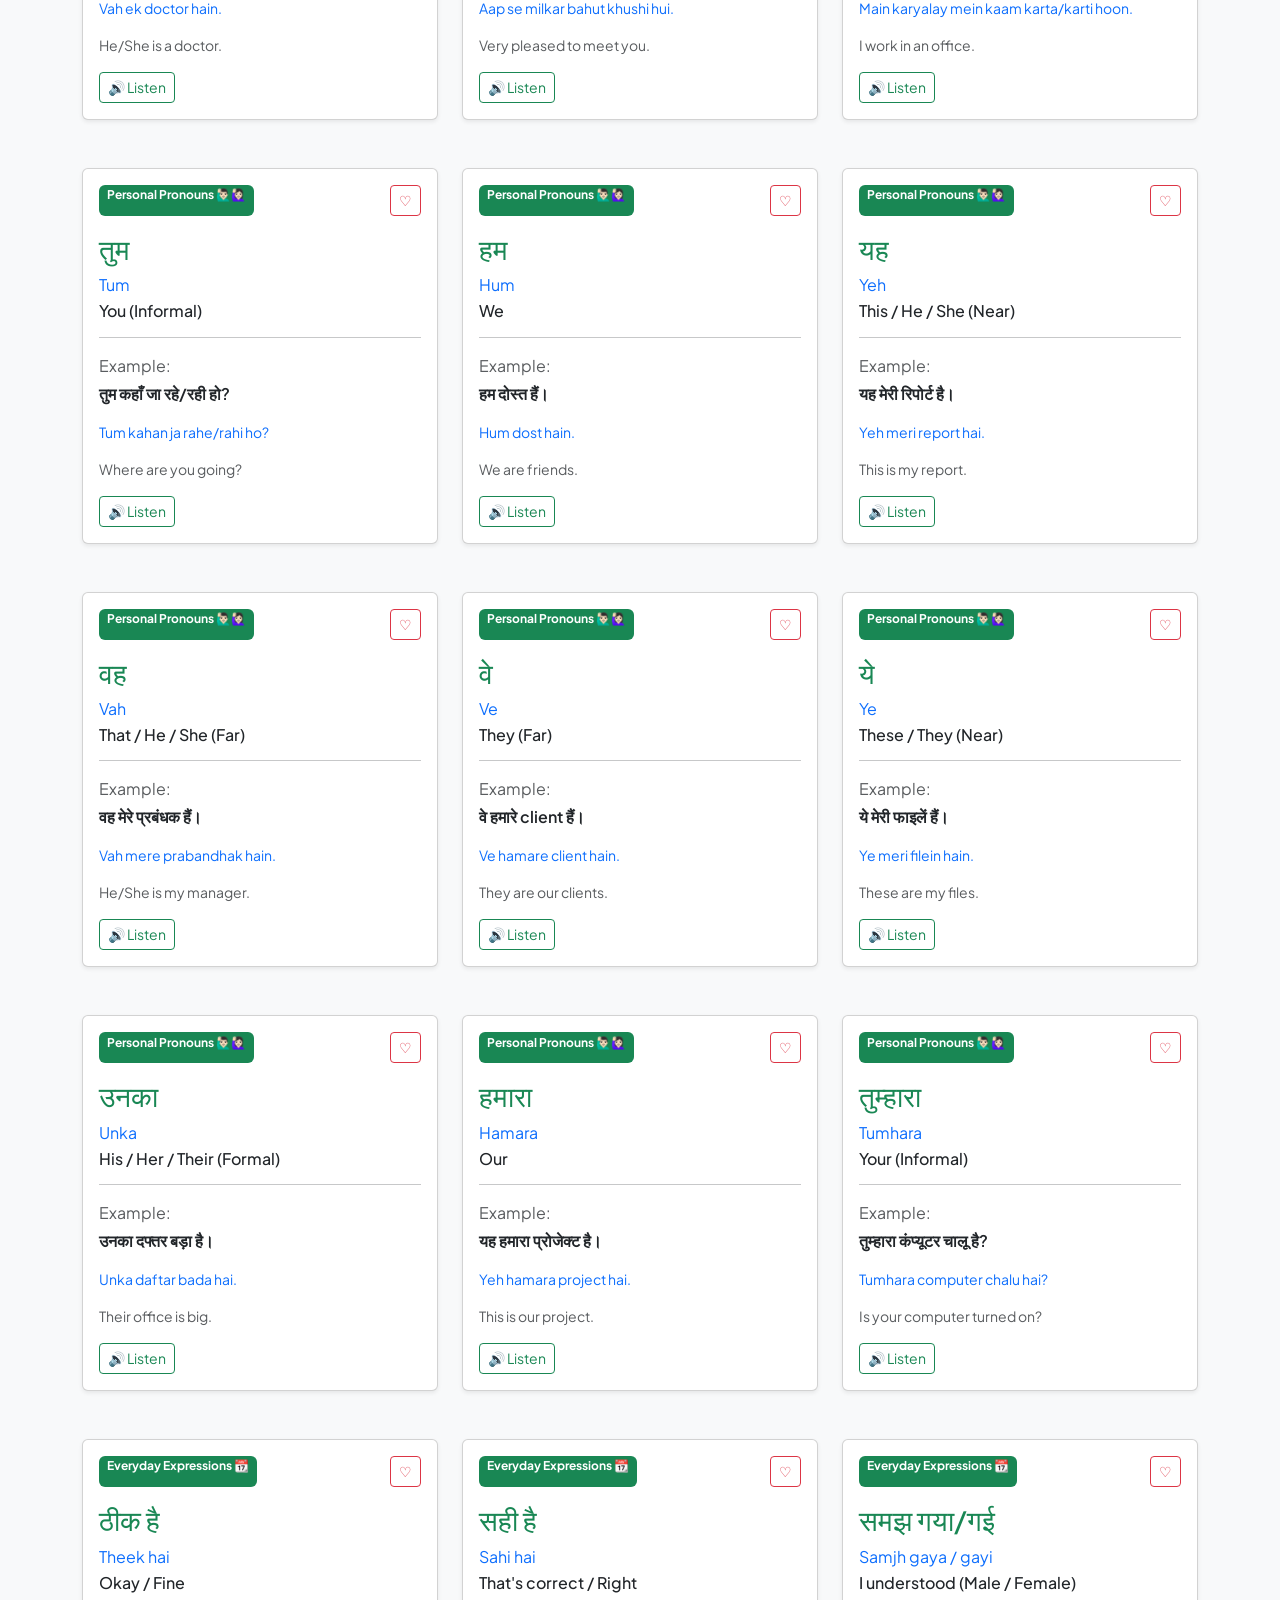
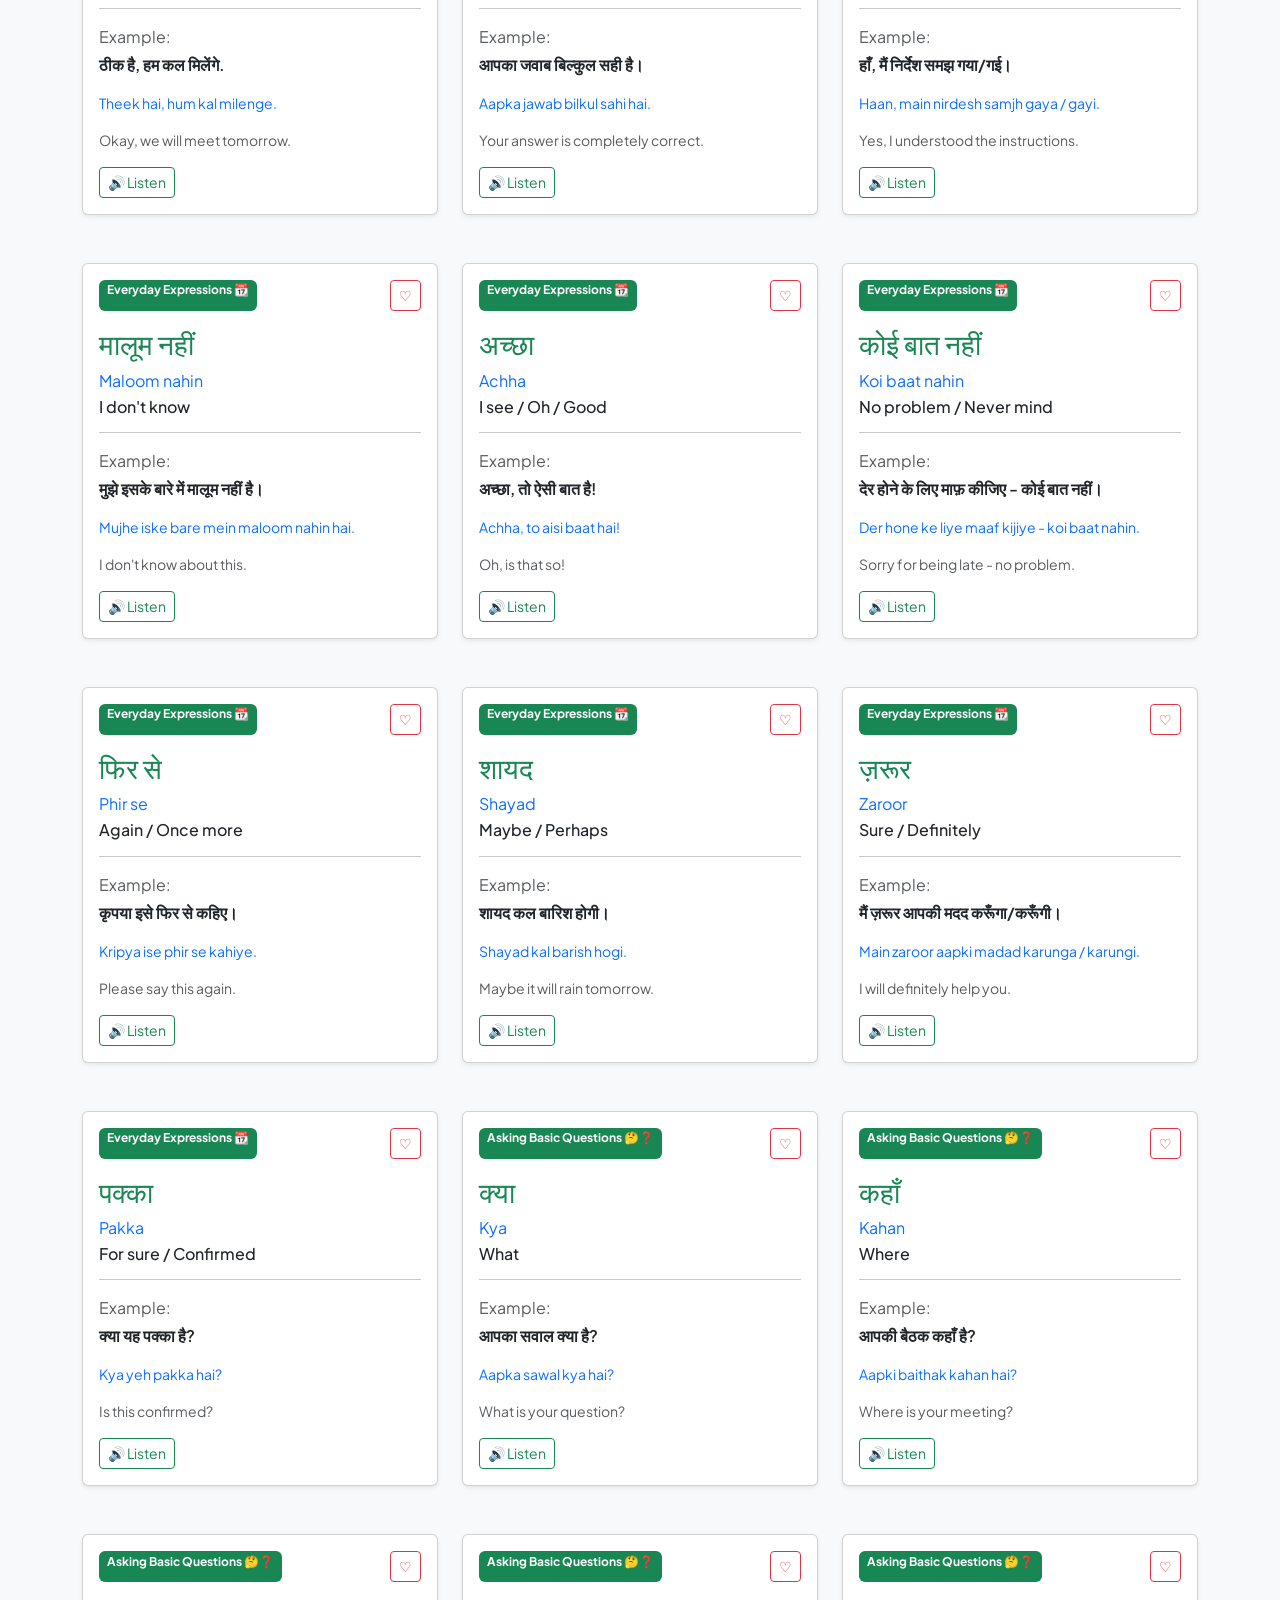
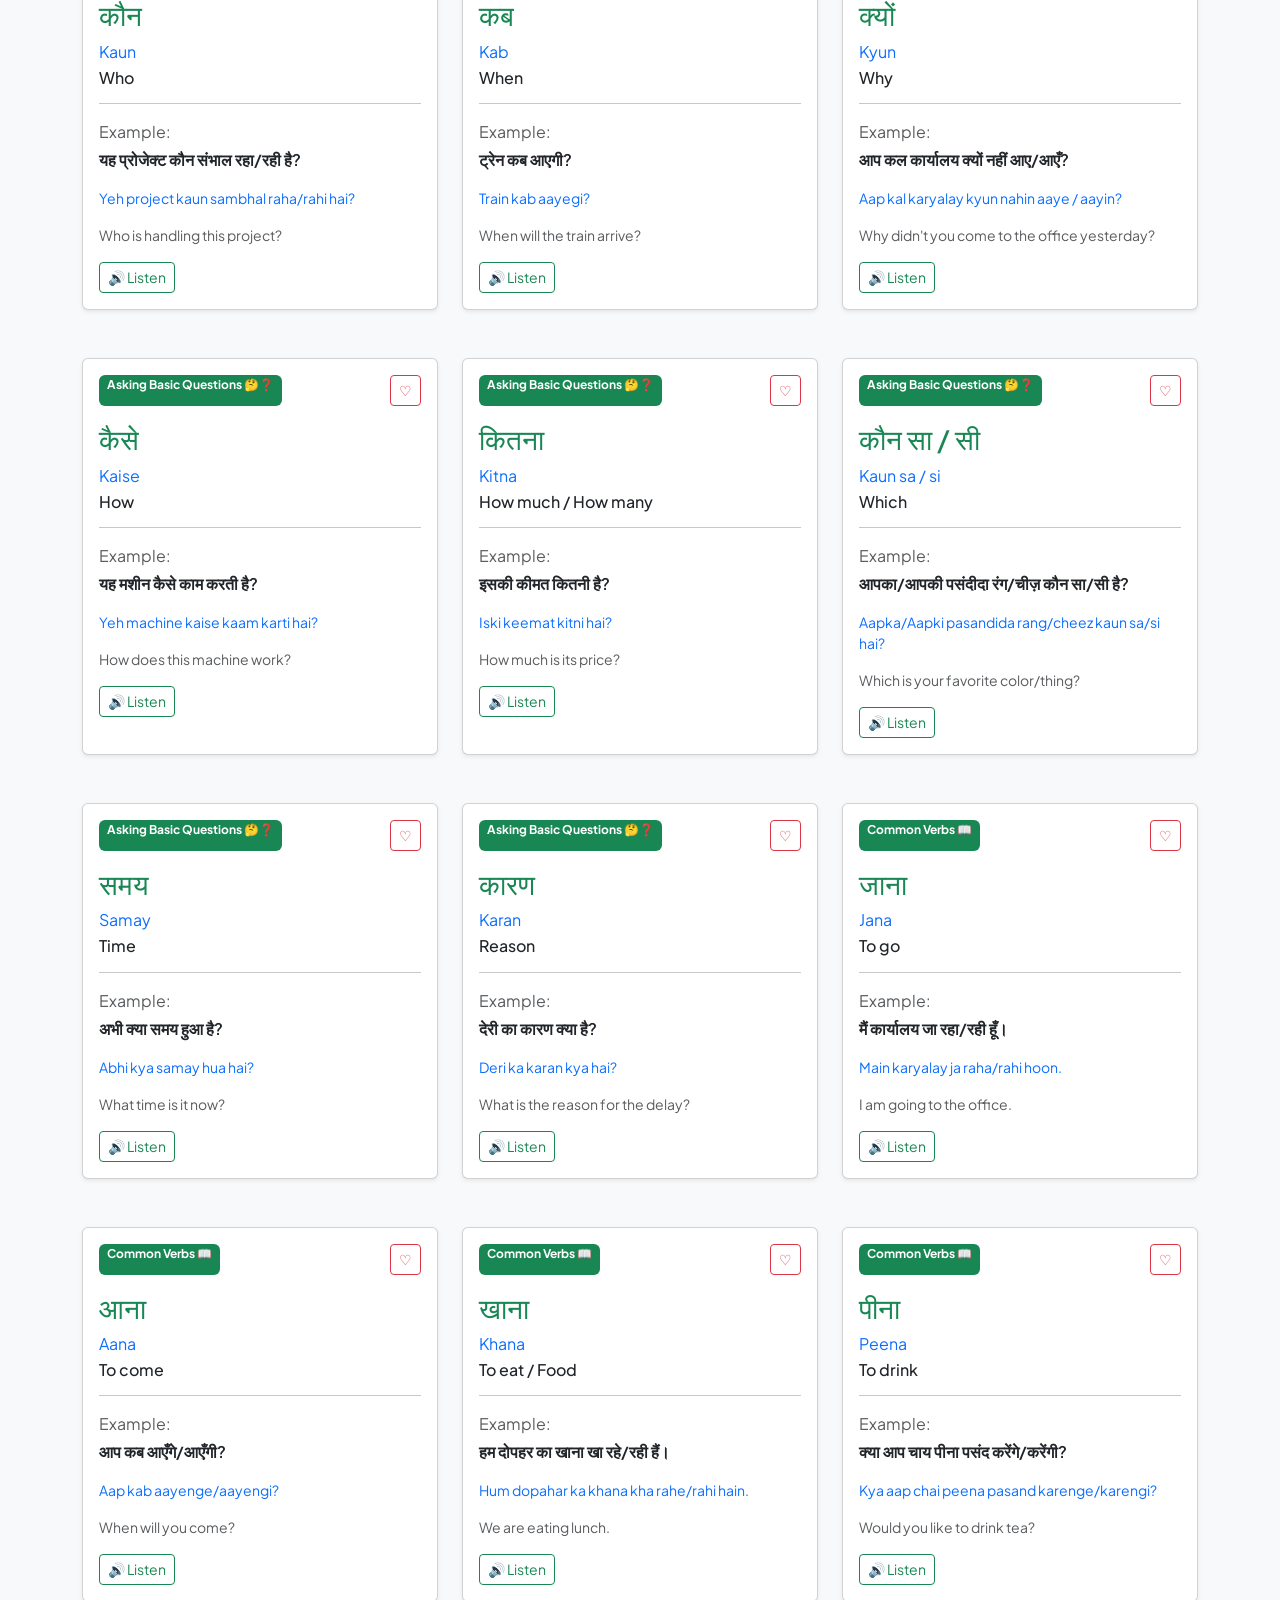
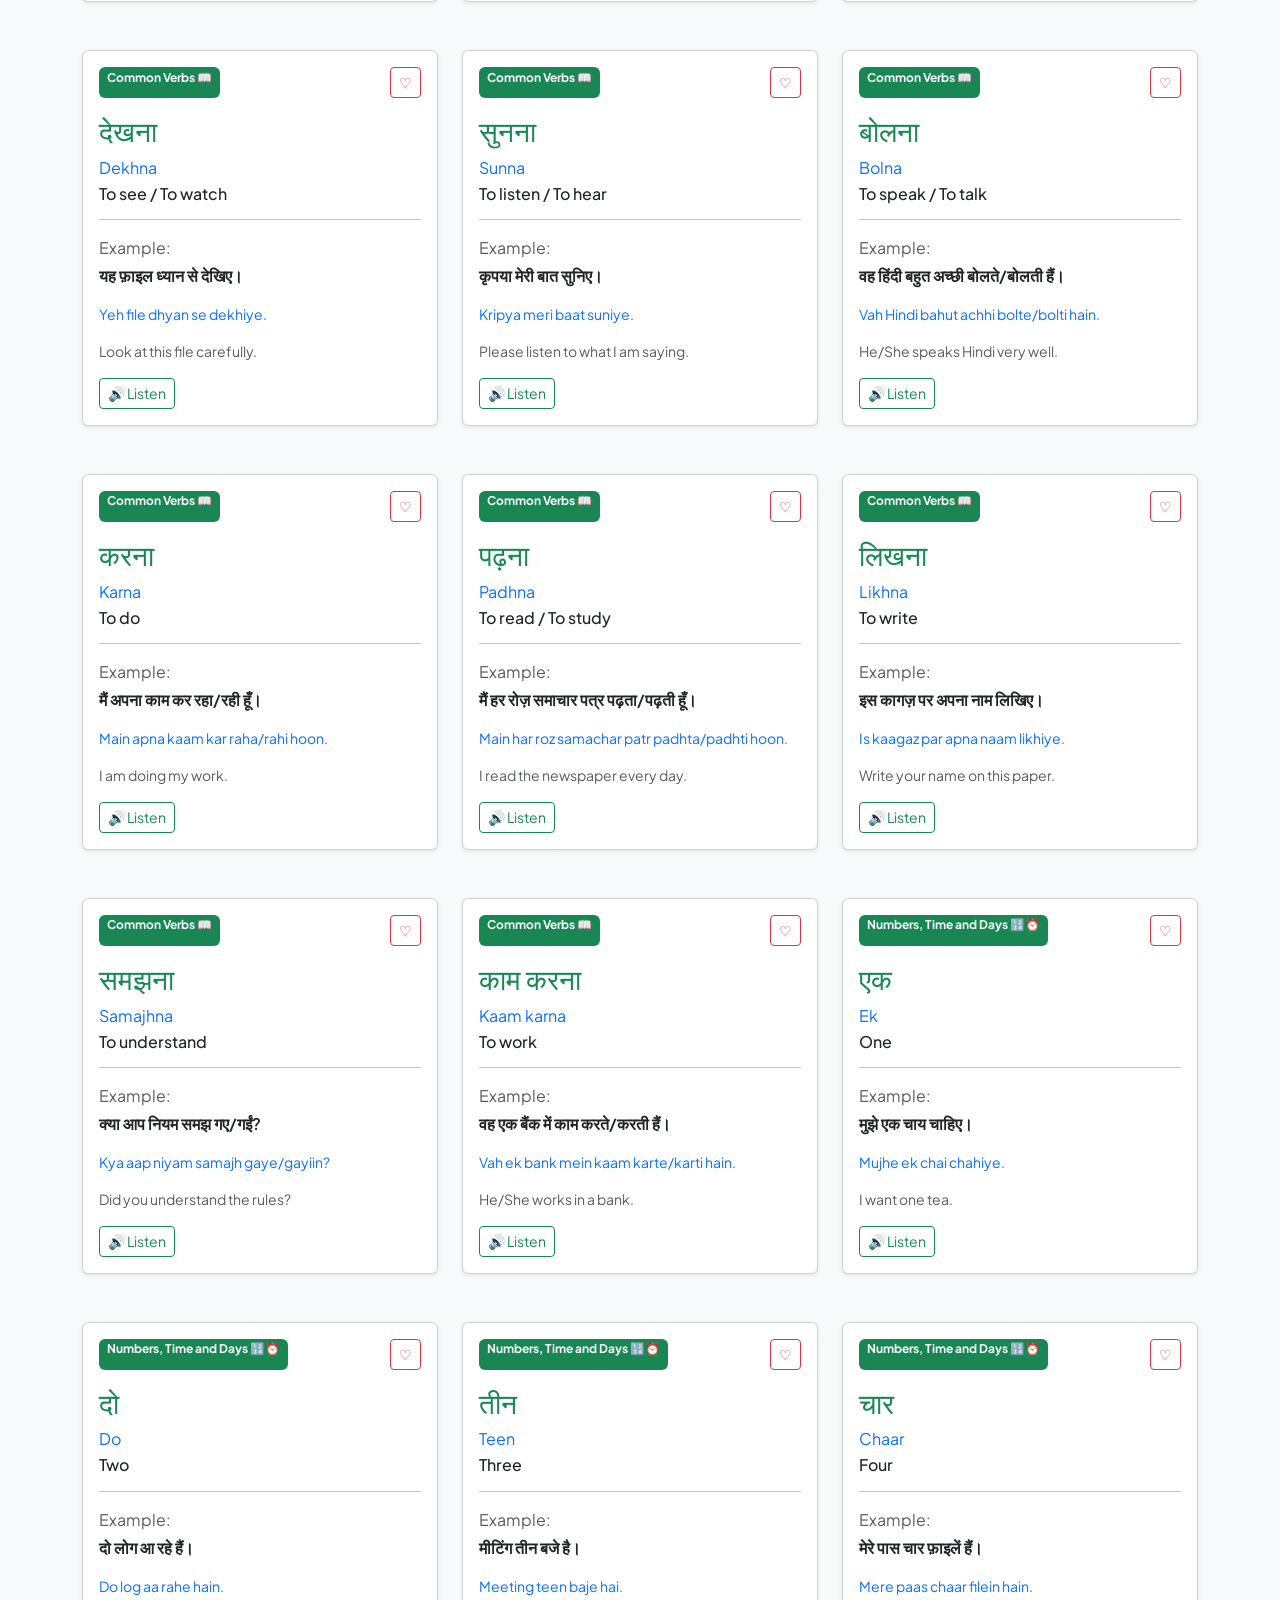
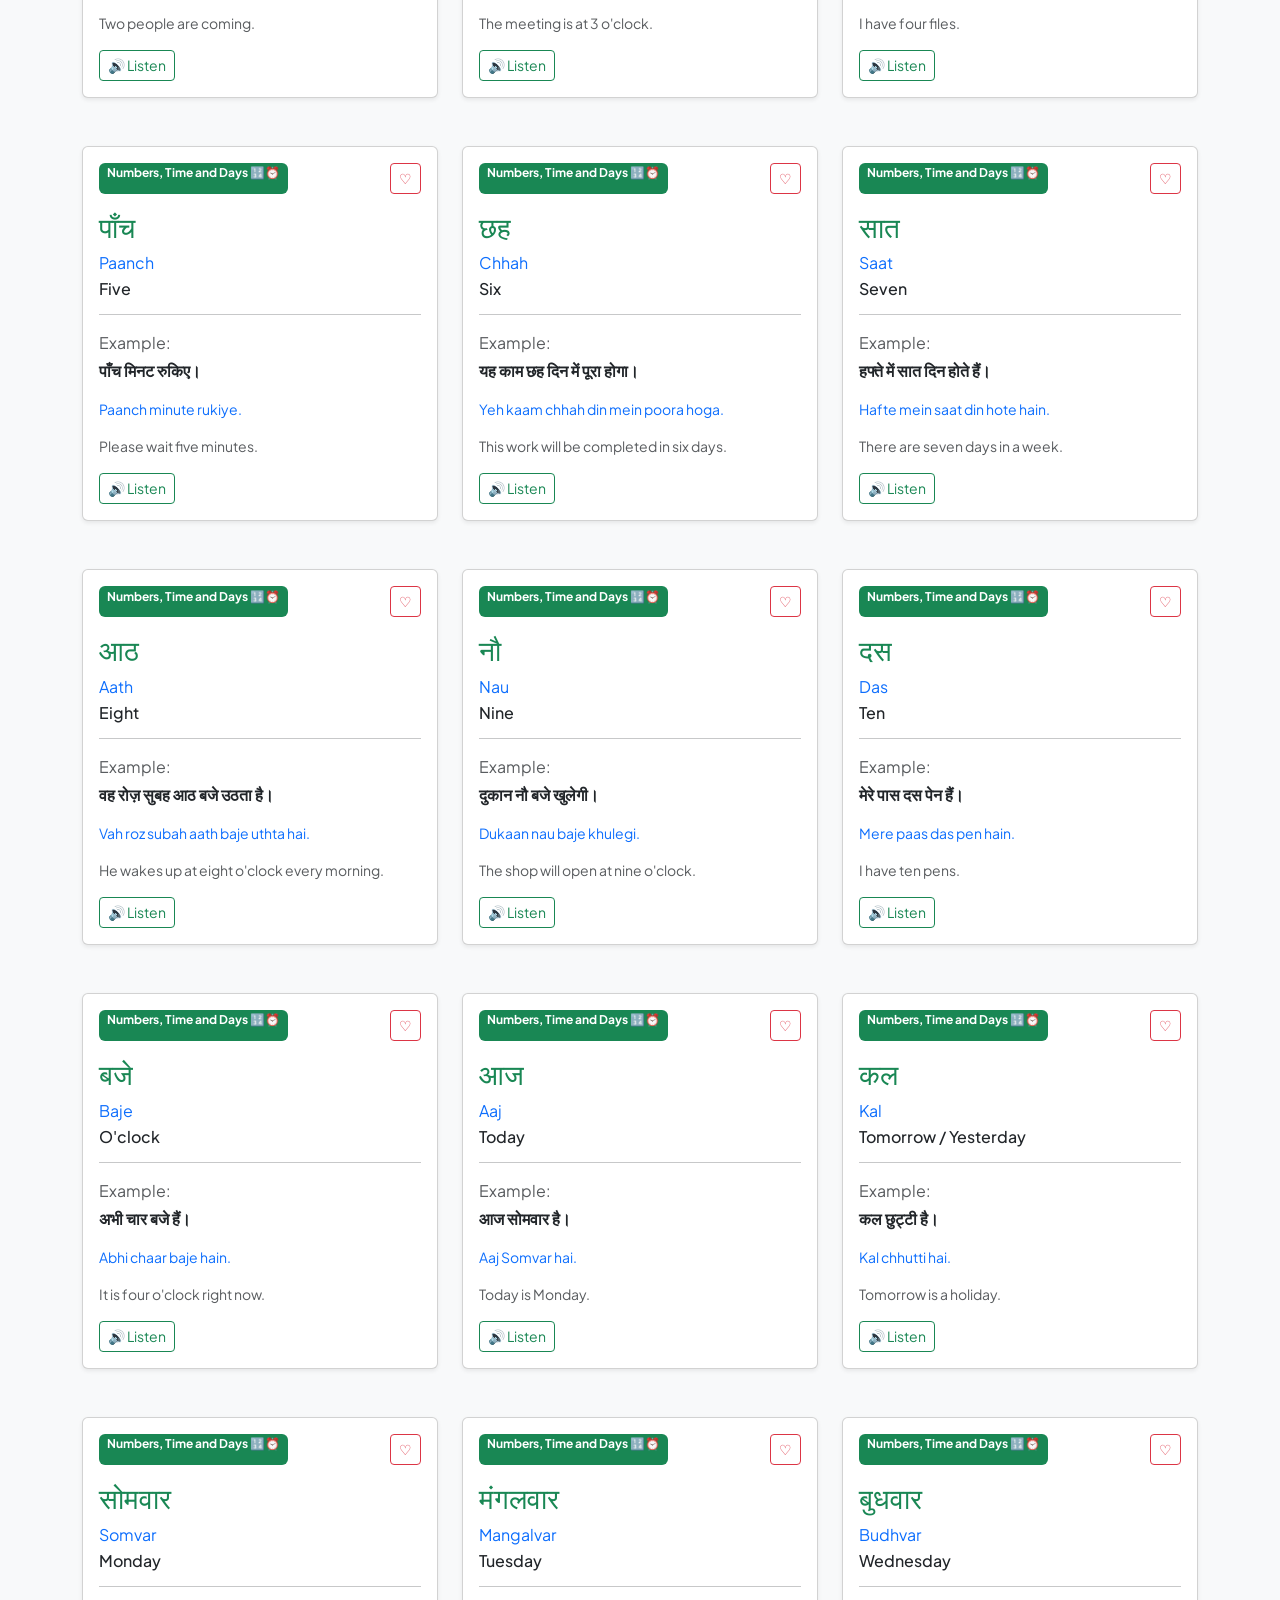
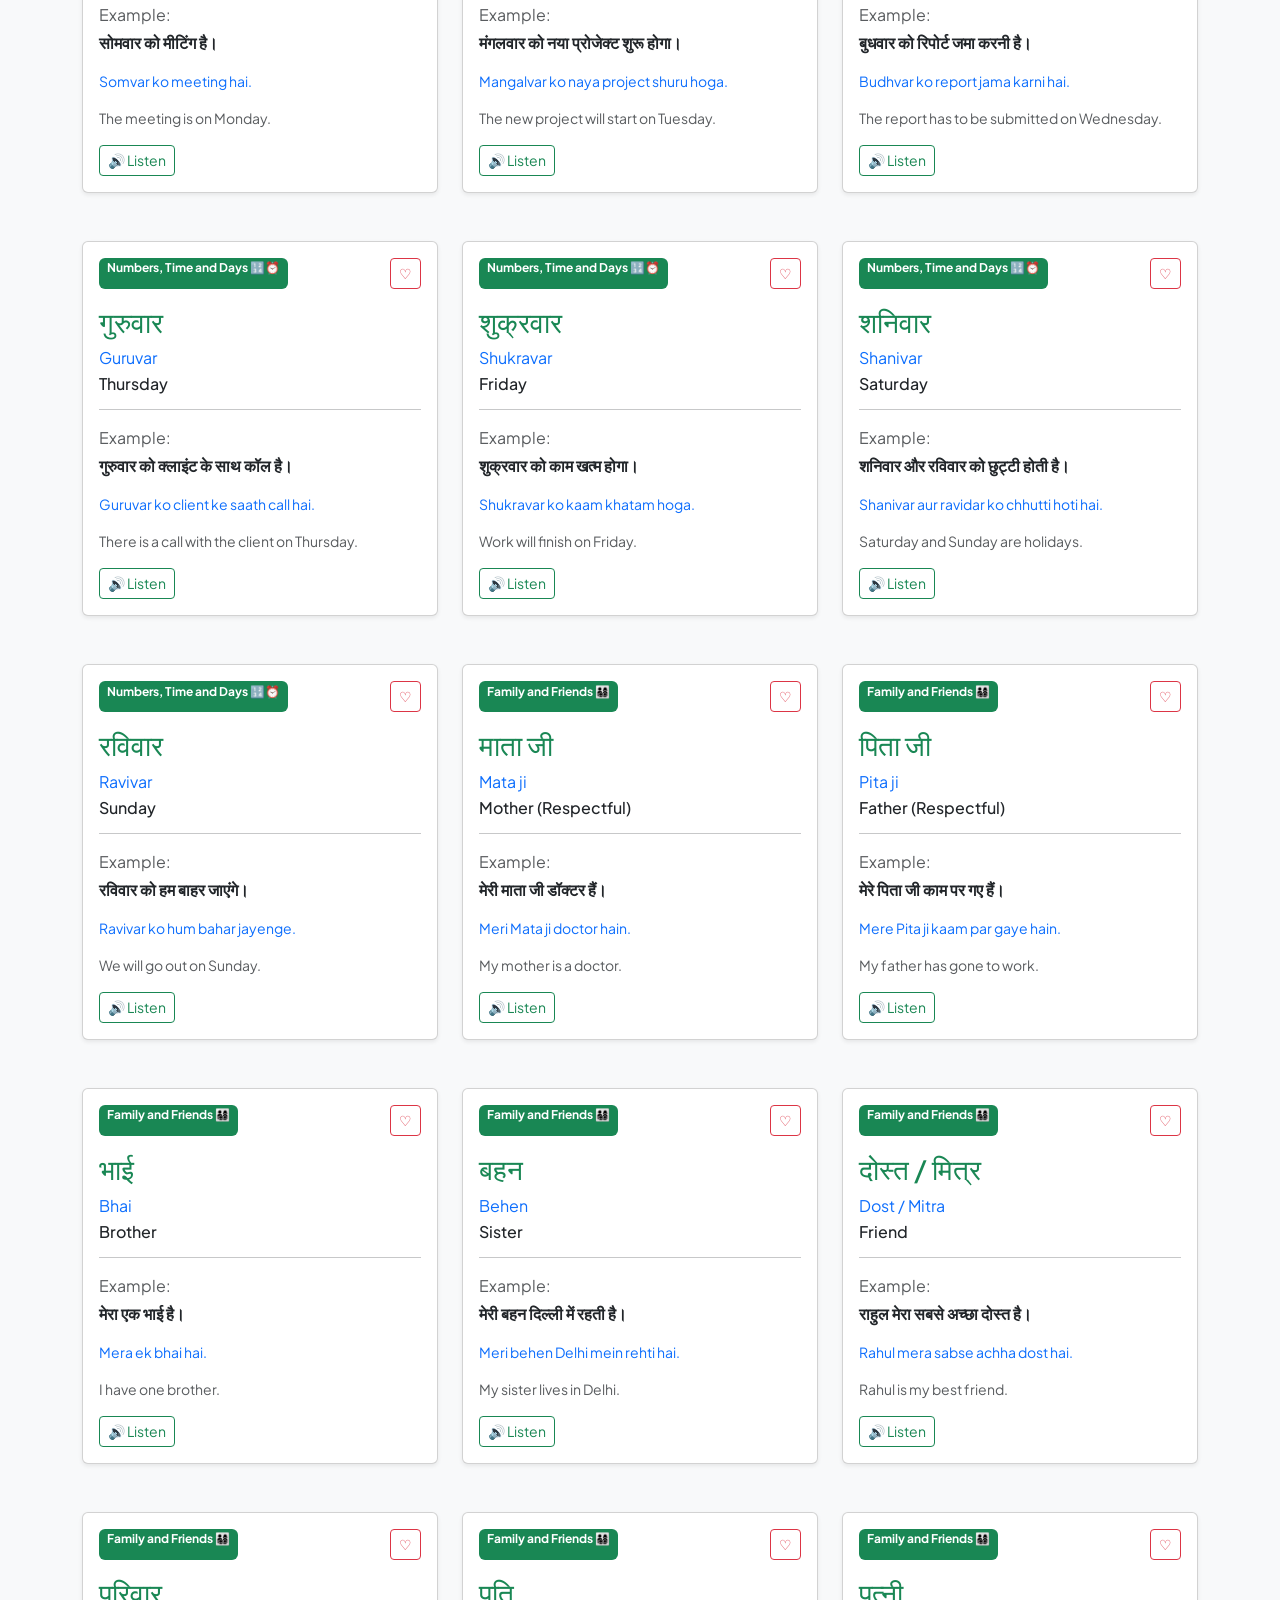
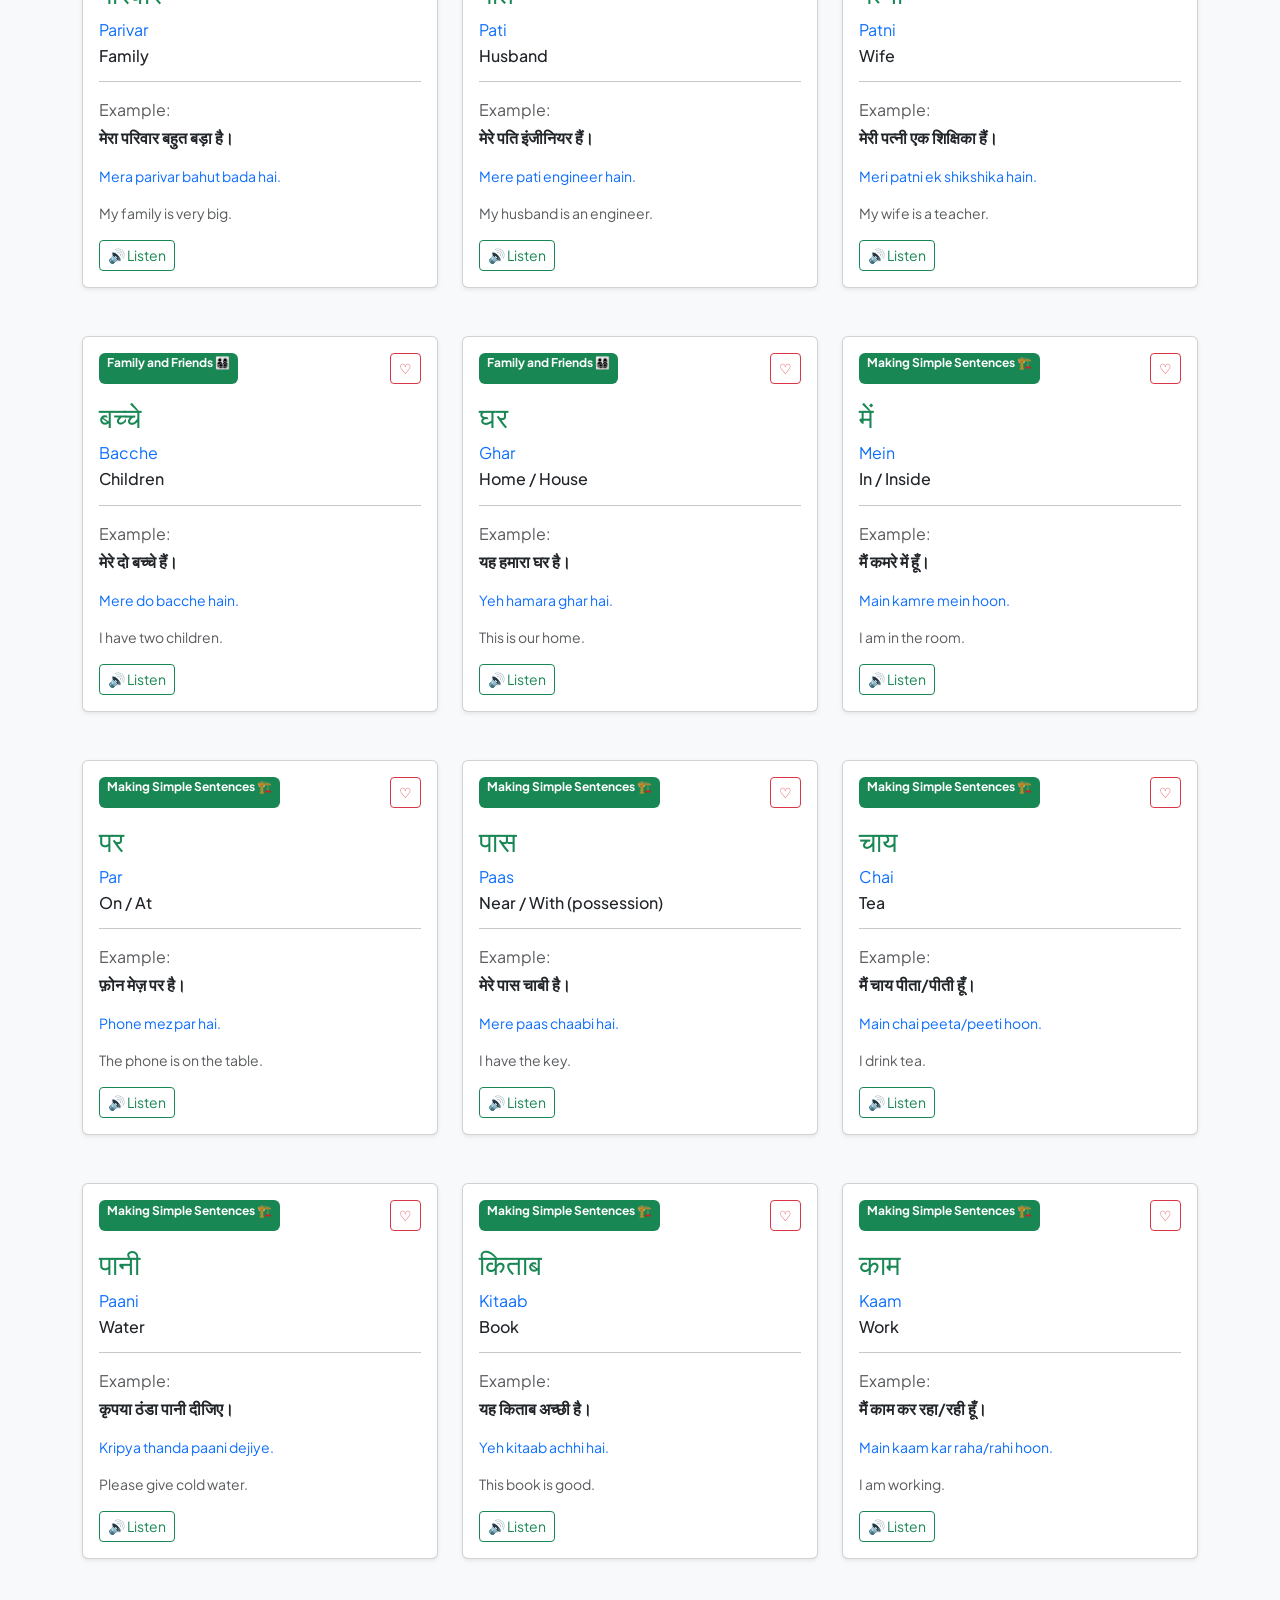
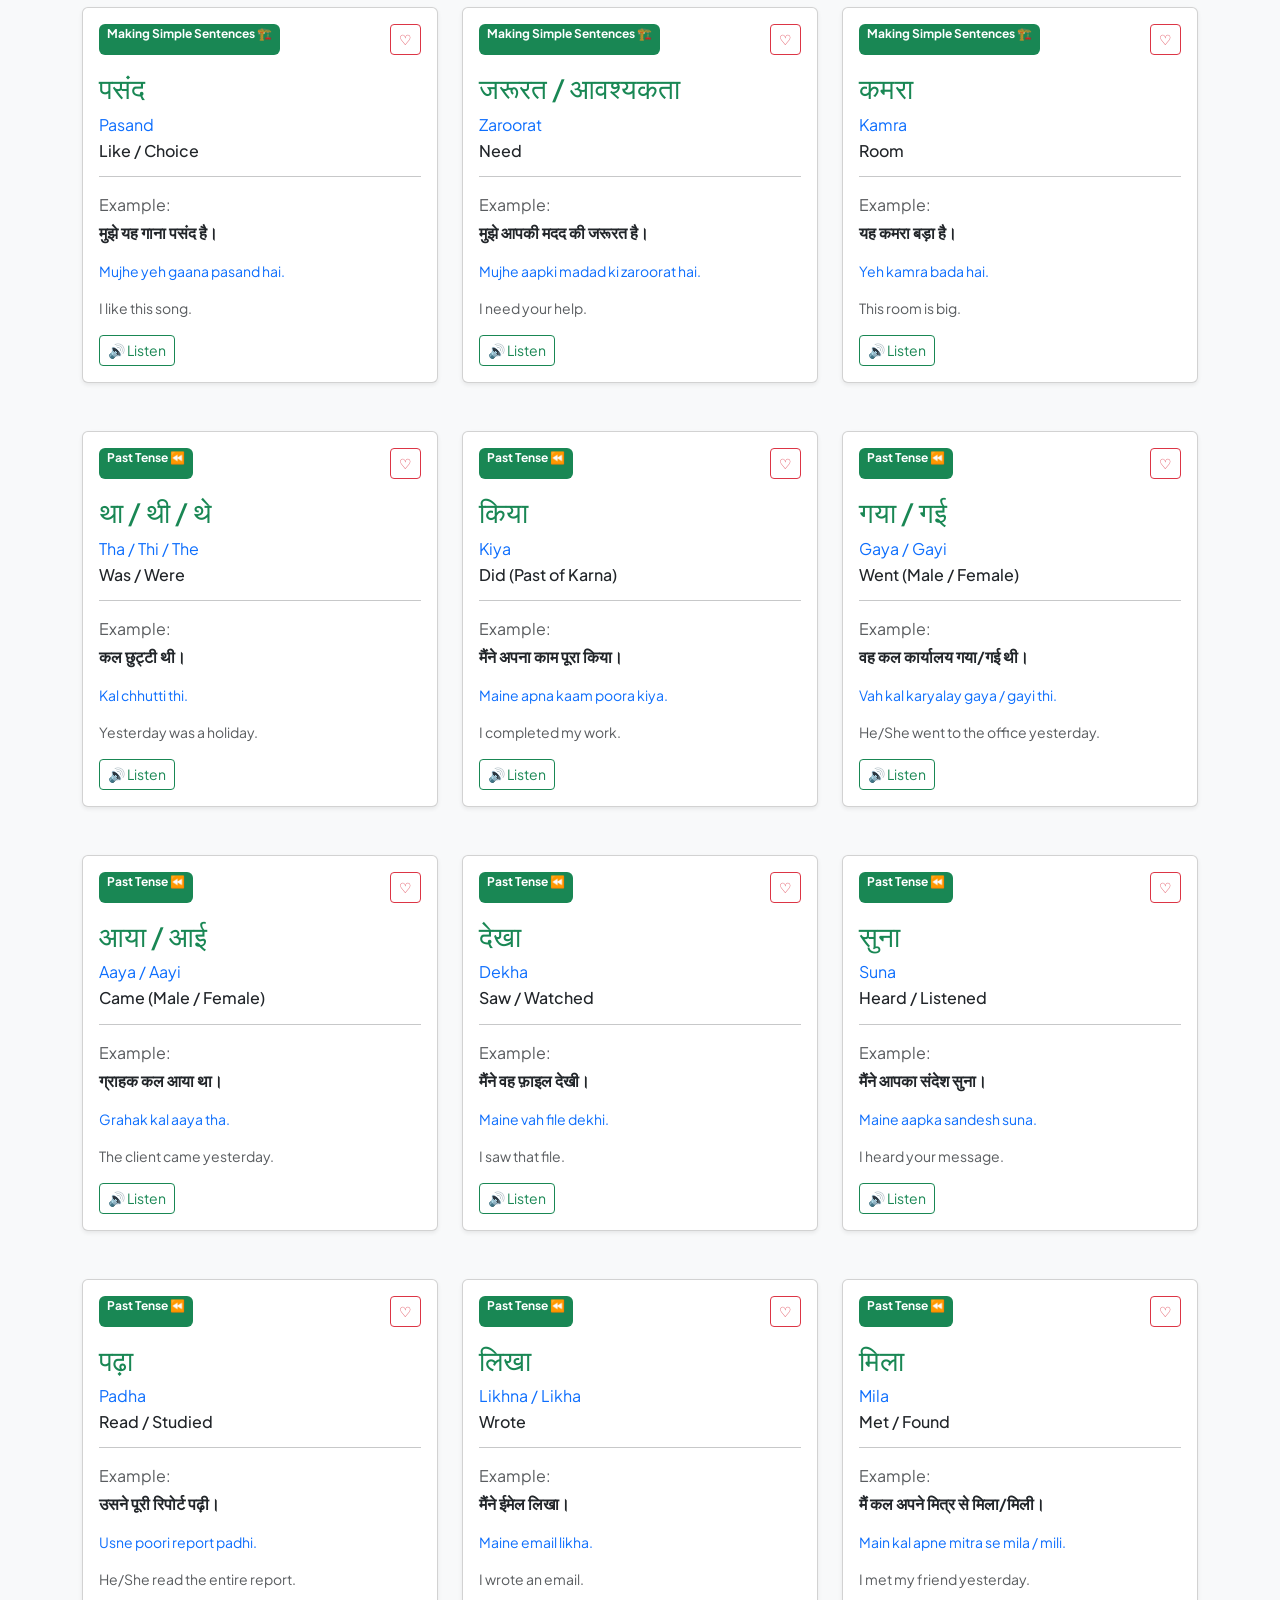
<file: pages/vocabulary.html>
<!DOCTYPE html>
<html lang="en">

<head>
    <meta charset="UTF-8">
    <meta name="viewport" content="width=device-width, initial-scale=1.0">

    <title>Vocabulary Builder | HindiSpeak</title>

    <!-- Google Fonts -->
    <link rel="preconnect" href="https://fonts.googleapis.com">
    <link rel="preconnect" href="https://fonts.gstatic.com" crossorigin>
    <link href="https://fonts.googleapis.com/css2?family=Plus+Jakarta+Sans:wght@400;500;600;700;800&display=swap" rel="stylesheet">

    <!-- Bootstrap Icons -->
    <link rel="stylesheet" href="https://cdn.jsdelivr.net/npm/bootstrap-icons@1.11.3/font/bootstrap-icons.min.css">

    <link href="https://cdn.jsdelivr.net/npm/bootstrap@5.3.3/dist/css/bootstrap.min.css" rel="stylesheet">

    <link rel="stylesheet" href="../css/style.css">
</head>

<body class="bg-light">

    <!-- Navigation Bar -->
    <nav class="navbar navbar-expand-lg navbar-dark bg-dark sticky-top shadow-sm border-bottom border-secondary border-opacity-25 py-3">
        <div class="container">
            <a class="navbar-brand fw-bold fs-4 d-flex align-items-center gap-2" href="../index.html">
                <span class="brand-icon d-inline-flex align-items-center justify-content-center rounded-3 bg-gradient text-white" style="width: 36px; height: 36px; background: linear-gradient(135deg, #6366f1 0%, #4f46e5 100%);">
                    <i class="bi bi-translate"></i>
                </span>
                <span class="brand-text">Hindi<span class="text-warning">Speak</span></span>
            </a>

            <a href="../index.html" class="btn btn-outline-light btn-sm rounded-pill px-3 fw-medium d-inline-flex align-items-center gap-2">
                <i class="bi bi-house-door"></i> Home
            </a>
        </div>
    </nav>


    <div class="container py-5">

        <!-- Page Heading -->
        <div class="text-center mb-5 p-4 rounded-4 bg-white shadow-sm border">
            <!-- <span class="badge bg-warning-subtle text-warning fw-bold px-3 py-1 rounded-pill text-uppercase tracking-wider mb-2">Lexicon</span> -->
            <h2 class="fw-bold fs-2 text-dark">Vocabulary Builder 📋🔠</h2>
            <p class="text-muted mb-0">
                Build your Hindi vocabulary one word at a time.
            </p>
        </div>


        <!-- Search and Filters -->
        <div class="row mb-4 g-3">

            <div class="col-md-5">
                <div class="input-group">
                    <span class="input-group-text bg-white border-end-0 text-muted"><i class="bi bi-search"></i></span>
                    <input type="text" id="searchInput" class="form-control border-start-0 ps-0 shadow-none"
                        placeholder="Search Hindi, Roman Hindi or English...">
                </div>
            </div>

            <div class="col-md-4">
                <select id="categoryFilter" class="form-select shadow-none">
                    <option value="all">All Categories</option>
                </select>
            </div>

            <div class="col-md-3">
                <button id="favouriteFilter" class="btn btn-outline-danger w-100 fw-medium d-inline-flex align-items-center justify-content-center gap-2">
                    <i class="bi bi-heart-fill"></i> Show Favourites
                </button>
            </div>

        </div>

        <!-- Vocabulary Source -->
        <!-- <div class="mb-4">

            <label class="form-label fw-semibold">
                Vocabulary Source
            </label>

            <select id="sourceFilter" class="form-select">
                <option value="all">All Vocabulary</option>
                <option value="lesson">Lesson Vocabulary</option>
                <option value="thematic">Thematic Vocabulary</option>
            </select>

        </div> -->


        <!-- Vocabulary Count -->
        <div class="d-flex justify-content-between align-items-center mb-3 px-1">
            <h5 class="fw-bold mb-0 text-dark">Available Words</h5>
            <span id="wordCount" class="badge bg-primary-subtle text-primary fw-semibold px-3 py-2 rounded-pill"></span>
        </div>


        <!-- Vocabulary Cards -->
        <div class="row g-4" id="vocabularyContainer">

            <div class="col-12 text-center py-5">
                <div class="spinner-border text-primary" role="status"></div>
                <p class="mt-2 text-muted fw-medium">Loading vocabulary...</p>
            </div>

        </div>

    </div>


    <!-- Footer -->
    <footer class="text-center py-4 bg-dark text-white-50 border-top border-secondary border-opacity-25 mt-5">
        <div class="container">
            <p class="mb-0 small">© 2026 HindiSpeak | Built by someone to learn & grow together<span
                    class="opacity-100 text-white">🚀📈</span></p>
        </div>
    </footer>


    <script src="../js/vocabulary.js"></script>
    <script src="../js/notepad.js"></script>

</body>

</html>
</file>
<file: css/style.css>
:root {
    --primary-color: #0d6efd;
    --primary-hover: #0b5ed7;
    --bg-light: #f8f9fa;
    --text-dark: #212529;
    --border-color: #dee2e6;
}

body {
    font-family: 'Plus Jakarta Sans', Arial, sans-serif;
    background-color: var(--bg-light);
    color: var(--text-dark);
    margin: 0;
    -webkit-font-smoothing: antialiased;
}

/* =========================================
   Hero Section 
   ========================================= */
.hero-section {
    background: linear-gradient(135deg, #1e1b4b 0%, #312e81 50%, #4338ca 100%);
    padding: 100px 20px;
    position: relative;
    overflow: hidden;
}

.hero-bg-shapes .shape {
    position: absolute;
    border-radius: 50%;
    filter: blur(80px);
    opacity: 0.25;
    pointer-events: none;
}

.hero-bg-shapes .shape-1 {
    width: 300px;
    height: 300px;
    background: #818cf8;
    top: -50px;
    left: -50px;
}

.hero-bg-shapes .shape-2 {
    width: 350px;
    height: 350px;
    background: #c084fc;
    bottom: -100px;
    right: -50px;
}

.hero-section h1 {
    font-size: 44px;
    font-weight: 800;
    color: #ffffff;
    letter-spacing: -0.02em;
}

.hero-section p {
    font-size: 19px;
    color: rgba(255, 255, 255, 0.85);
    max-width: 620px;
    margin-left: auto;
    margin-right: auto;
}

.hero-badge {
    background: rgba(255, 255, 255, 0.1);
    border: 1px solid rgba(255, 255, 255, 0.2);
    backdrop-filter: blur(8px);
}

.hero-stats-grid {
    background: rgba(255, 255, 255, 0.08);
    backdrop-filter: blur(12px);
    border: 1px solid rgba(255, 255, 255, 0.15);
}

.hero-btn {
    background: linear-gradient(135deg, #6366f1 0%, #4f46e5 100%);
    transition: all 0.3s cubic-bezier(0.4, 0, 0.2, 1);
}

.hero-btn:hover {
    transform: translateY(-2px);
    box-shadow: 0 12px 24px -6px rgba(79, 70, 229, 0.5) !important;
}

.emoji-bounce {
    display: inline-block;
    animation: bounce 2s infinite;
}

@keyframes bounce {
    0%, 100% { transform: translateY(0); }
    50% { transform: translateY(-6px); }
}

/* =========================================
   Module Cards 
   ========================================= */
.module-card {
    background-color: white;
    padding: 28px;
    border-radius: 16px;
    height: 100%;
    border: 1px solid #e2e8f0;
    box-shadow: 0 4px 16px rgba(0, 0, 0, 0.04);
    transition: all 0.3s cubic-bezier(0.4, 0, 0.2, 1);
    display: flex;
    flex-direction: column;
    justify-content: space-between;
}

.module-card:hover {
    transform: translateY(-6px);
    border-color: #818cf8;
    box-shadow: 0 20px 30px -10px rgba(79, 70, 229, 0.12);
}

.card-icon-wrapper {
    width: 52px;
    height: 52px;
}

.module-card h4 {
    font-weight: 700;
    margin-bottom: 10px;
    color: #0f172a;
}

.module-card p {
    color: #64748b;
    font-size: 0.95rem;
    margin-bottom: 20px;
}

.module-card a {
    text-decoration: none;
    font-weight: 600;
    color: var(--primary-color);
    display: inline-flex;
    align-items: center;
    gap: 6px;
    transition: gap 0.2s ease, color 0.2s ease;
}

.module-card:hover a {
    color: var(--primary-hover);
    gap: 10px;
}

/* =========================================
   Footer 
   ========================================= */
footer {
    background-color: #1e293b;
    color: rgba(255, 255, 255, 0.7);
    padding: 24px 20px;
    margin-top: 60px;
    border-top: 1px solid rgba(255, 255, 255, 0.1);
}


/* =========================================
   Lessons Page Styles
   ========================================= */
.lesson-sidebar {
    background: #ffffff;
    border: 1px solid #e2e8f0;
    border-radius: 12px;
    padding: 20px;
    position: sticky;
    top: 90px;
    box-shadow: 0 4px 12px rgba(0, 0, 0, 0.02);
    /* Removed max-height and overflow from here so border/header stay clean */
}

/* New inner scrollable container */
.lesson-scroll-container {
    max-height: calc(100vh - 180px);
    overflow-y: auto;
    padding-right: 6px;
    margin-right: -6px; /* Compensates for padding to keep alignment sharp */
}

/* Custom Webkit Scrollbar Styling */
.lesson-scroll-container::-webkit-scrollbar {
    width: 6px;
}

.lesson-scroll-container::-webkit-scrollbar-track {
    background: transparent;
    margin: 4px 0;
}

.lesson-scroll-container::-webkit-scrollbar-thumb {
    background-color: rgba(0, 0, 0, 0.15);
    border-radius: 4px;
}

.lesson-scroll-container::-webkit-scrollbar-thumb:hover {
    background-color: rgba(0, 0, 0, 0.3);
}

@media (max-width: 991px) {
    .lesson-sidebar {
        position: static;
    }
    .lesson-scroll-container {
        max-height: none; /* Disables scroll constraint on mobile viewports */
    }
}

.lesson-list-item {
    width: 100%;
    display: flex;
    justify-content: space-between;
    align-items: center;
    text-align: left;
    padding: 12px 14px;
    margin-top: 8px;
    border: 1px solid #e2e8f0;
    border-radius: 8px;
    background: white;
    cursor: pointer;
    font-size: 0.95rem;
    transition: all 0.2s ease;
}

.lesson-list-item:hover {
    background: #f1f5f9;
    border-color: #cbd5e1;
}

.lesson-list-item.active {
    background: var(--primary-color);
    color: white;
    border-color: var(--primary-color);
    box-shadow: 0 4px 12px rgba(13, 110, 253, 0.25);
}

.lesson-status {
    font-weight: 600;
    font-size: 0.85rem;
}

.lesson-section {
    background: white;
    border: 1px solid #e2e8f0;
    border-radius: 12px;
    padding: 28px;
    margin-top: 24px;
    box-shadow: 0 4px 16px rgba(0, 0, 0, 0.02);
}

.lesson-section h4 {
    margin-bottom: 18px;
    color: var(--text-dark);
    font-weight: 700;
}

.lesson-explanation {
    line-height: 1.8;
    white-space: normal;
    color: #334155;
}

.vocabulary-card,
.sentence-card,
.dialogue-card,
.mistake-card,
.exercise-card {
    border: 1px solid #e2e8f0;
    border-radius: 10px;
    padding: 18px;
    margin-bottom: 14px;
    transition: border-color 0.2s ease;
}

.vocabulary-card:hover,
.sentence-card:hover,
.dialogue-card:hover,
.mistake-card:hover {
    border-color: #cbd5e1;
}

.vocabulary-card {
    height: 100%;
    background: #f8fafc;
}

.roman-text {
    color: var(--primary-color);
    font-weight: 600;
}

.hindi-text {
    font-size: 1.15rem;
    font-weight: 500;
}

.sentence-card {
    background: #f8fafc;
}

.dialogue-card {
    border-left: 4px solid var(--primary-color);
    background: #f8fafc;
}

.mistake-card {
    background: #fffbeb;
    border-color: #fef3c7;
}

.quiz-option {
    display: block;
    padding: 11px 14px;
    margin: 8px 0;
    border: 1px solid #e2e8f0;
    border-radius: 8px;
    cursor: pointer;
    background: #ffffff;
    transition: all 0.2s ease;
}

.quiz-option:hover {
    background: #f8fafc;
    border-color: #cbd5e1;
}

.quiz-option input {
    margin-right: 10px;
}

.answer-feedback {
    padding: 12px;
    border-radius: 8px;
    font-weight: 500;
}

.speaking-challenge {
    background: #f0fdf4;
    border-color: #bbf7d0;
}

@media (max-width: 991px) {
    .lesson-sidebar {
        position: static;
        max-height: none; /* Removes fixed max-height restriction on small screens/mobile layout */
    }
}

/* Typewriter Cursor Animation */
.typewriter-cursor {
    animation: blink 0.8s infinite;
    font-weight: 300;
    color: #f59e0b;
    margin-left: 2px;
}

@keyframes blink {
    0%, 100% { opacity: 1; }
    50% { opacity: 0; }
}

/* Start Learning Button Continuous Automatic Shaking Effect */
.hero-btn {
    background: linear-gradient(135deg, #6366f1 0%, #4f46e5 100%);
    transition: all 0.3s cubic-bezier(0.4, 0, 0.2, 1);
    animation: btnAutoShake 1.2s ease-in-out infinite;
}

.hero-btn:hover {
    transform: translateY(-3px) scale(1.03);
    box-shadow: 0 14px 28px -6px rgba(79, 70, 229, 0.6) !important;
    animation-play-state: paused; /* Pause shaking briefly when hovered so it's easy to click */
}

@keyframes btnAutoShake {
    0%, 100% {
        transform: translateX(0) rotate(0deg);
    }
    15% {
        transform: translateX(-3px) rotate(-2deg);
    }
    30% {
        transform: translateX(3px) rotate(2deg);
    }
    45% {
        transform: translateX(-3px) rotate(-1.5deg);
    }
    60% {
        transform: translateX(3px) rotate(1.5deg);
    }
    75% {
        transform: translateX(-1px) rotate(-0.5deg);
    }
    90% {
        transform: translateX(1px) rotate(0.5deg);
    }
}


/* =========================================
   Floating Notepad Feature Styles
   ========================================= */
.hindispeak-notepad-toggle {
    position: fixed;
    bottom: 25px;
    right: 25px;
    z-index: 1050;
    width: 56px;
    height: 56px;
    border-radius: 50%;
    background: linear-gradient(135deg, #6366f1 0%, #4f46e5 100%);
    color: white;
    border: none;
    box-shadow: 0 10px 25px -5px rgba(79, 70, 229, 0.5);
    display: flex;
    align-items: center;
    justify-content: center;
    font-size: 1.4rem;
    cursor: pointer;
    transition: all 0.3s cubic-bezier(0.4, 0, 0.2, 1);
}

.hindispeak-notepad-toggle:hover {
    transform: scale(1.1) rotate(5deg);
    box-shadow: 0 15px 30px -5px rgba(79, 70, 229, 0.7);
}

.hindispeak-notepad-drawer {
    position: fixed;
    bottom: 95px;
    right: 25px;
    z-index: 1050;
    width: 340px;
    max-width: calc(100vw - 40px);
    background: #ffffff;
    border-radius: 16px;
    box-shadow: 0 20px 40px -10px rgba(0, 0, 0, 0.15);
    border: 1px solid #e2e8f0;
    display: none;
    flex-direction: column;
    overflow: hidden;
    animation: slideUp 0.3s cubic-bezier(0.4, 0, 0.2, 1);
}

.hindispeak-notepad-drawer.active {
    display: flex;
}

@keyframes slideUp {
    from { opacity: 0; transform: translateY(20px); }
    to { opacity: 1; transform: translateY(0); }
}

/* Notepad Features */
.notepad-header {
    background: linear-gradient(135deg, #1e1b4b 0%, #312e81 100%);
    color: white;
    padding: 14px 18px;
    display: flex;
    justify-content: space-between;
    align-items: center;
}

.notepad-body {
    padding: 16px;
}

.notepad-body textarea {
    resize: vertical;
    min-height: 280px;
    font-size: 0.95rem;
    border-color: #cbd5e1;
}

.notepad-body textarea:focus {
    border-color: #6366f1;
    box-shadow: 0 0 0 3px rgba(99, 102, 241, 0.15);
}

/* For Notepad */

/* Vibrant Electric Cyan-Blue Floating Notepad Button */
.hindispeak-notepad-toggle {
    position: fixed;
    bottom: 25px;
    right: 25px;
    z-index: 1050;
    width: 52px;
    height: 52px;
    border-radius: 50%;
    background: linear-gradient(135deg, #0ea5e9 0%, #2563eb 100%); /* Bright Sky to Electric Blue gradient */
    color: #ffffff;
    border: 2px solid rgba(255, 255, 255, 0.4);
    box-shadow: 0 6px 20px rgba(14, 165, 233, 0.5);
    display: flex;
    align-items: center;
    justify-content: center;
    font-size: 1.35rem;
    cursor: pointer;
    transition: all 0.3s cubic-bezier(0.4, 0, 0.2, 1);
    animation: notepad-pulse 2s infinite;
}

/* Hover State */
.hindispeak-notepad-toggle:hover {
    transform: scale(1.1) rotate(5deg);
    box-shadow: 0 8px 25px rgba(37, 99, 235, 0.7);
    background: linear-gradient(135deg, #38bdf8 0%, #1d4ed8 100%);
    color: #ffffff;
}

/* Glowing Pulse Animation */
@keyframes notepad-pulse {
    0% {
        box-shadow: 0 0 0 0 rgba(14, 165, 233, 0.6);
    }
    70% {
        box-shadow: 0 0 0 14px rgba(14, 165, 233, 0);
    }
    100% {
        box-shadow: 0 0 0 0 rgba(14, 165, 233, 0);
    }
}
</file>
